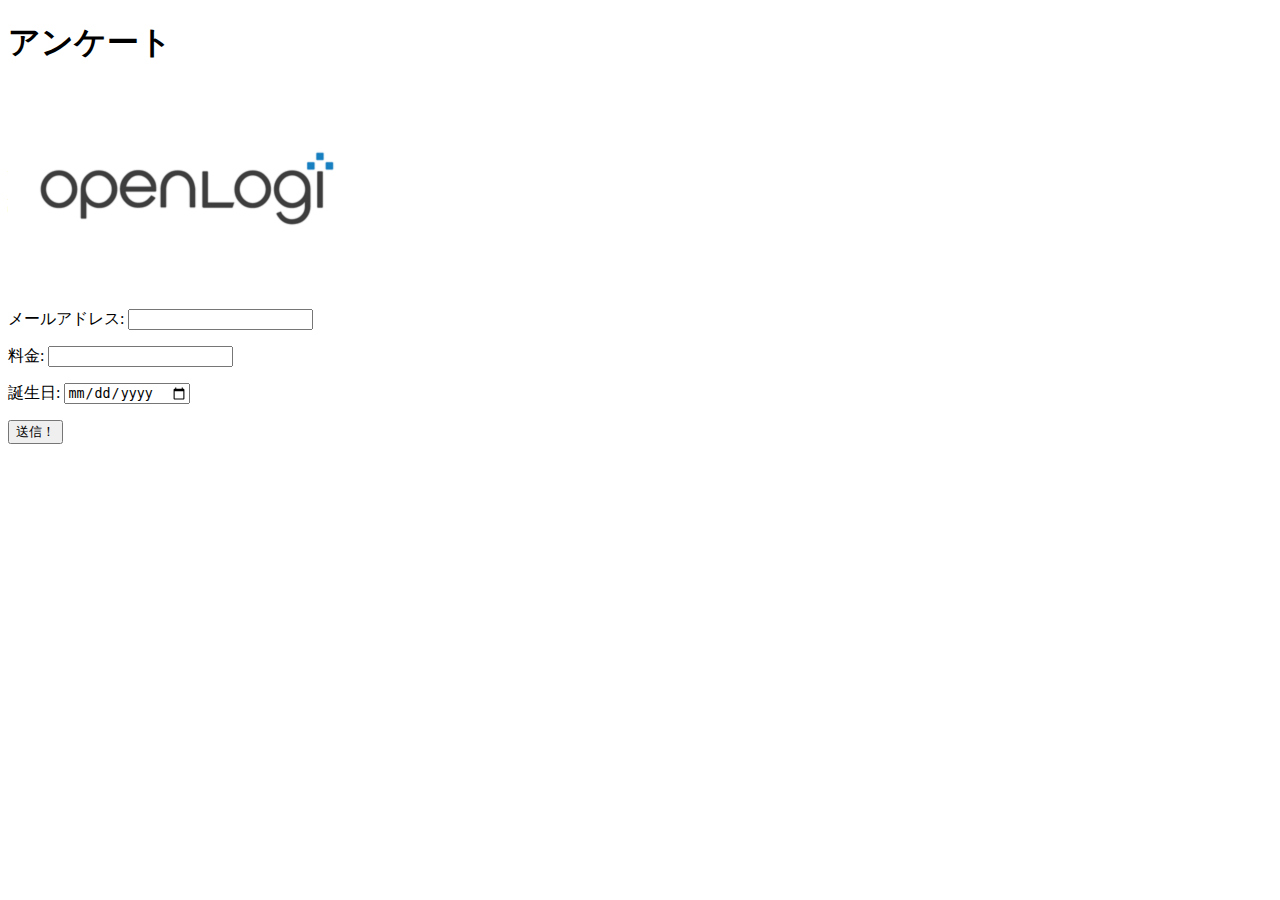
<file: ドットインストール/index.html>
<!DOCTYPE html>
<html lang="ja">
  <head>
    <meta charset="utf8">
    <title>はじめてのHTML</title>
  </head>
  <body>

<!--
input
    email
    number
    date
-->

    <article>
        <h1>アンケート</h1>
		<img src="opl_logo.svg">
        <form action="survey.php" method="post" novalidate>
            <p>メールアドレス: <input type="email" name="email" required></p>
            <p>料金: <input type="number" name="price"></p>
            <p>誕生日: <input type="date" name="birthday"></p>
            <p><input type="submit" value="送信！"></p>
        </form>
    </article>

  </body>
</html>
</file>
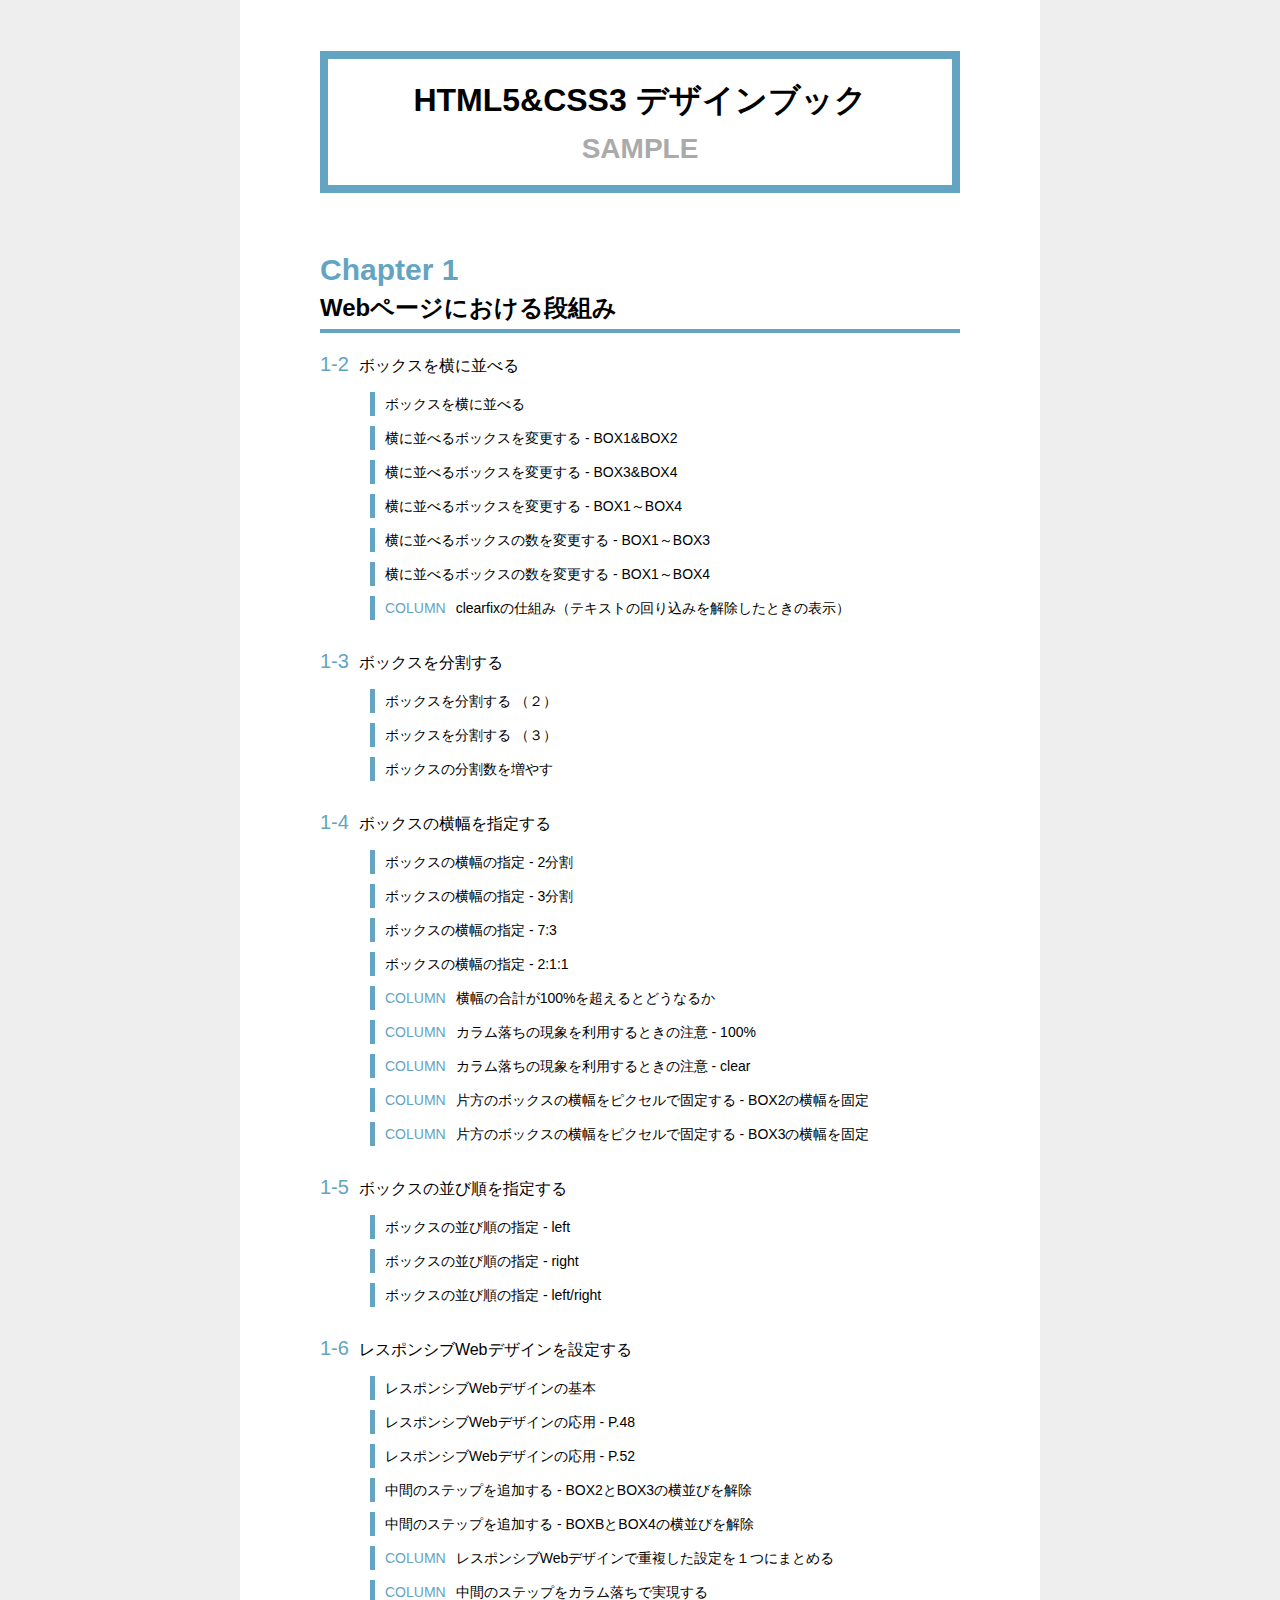
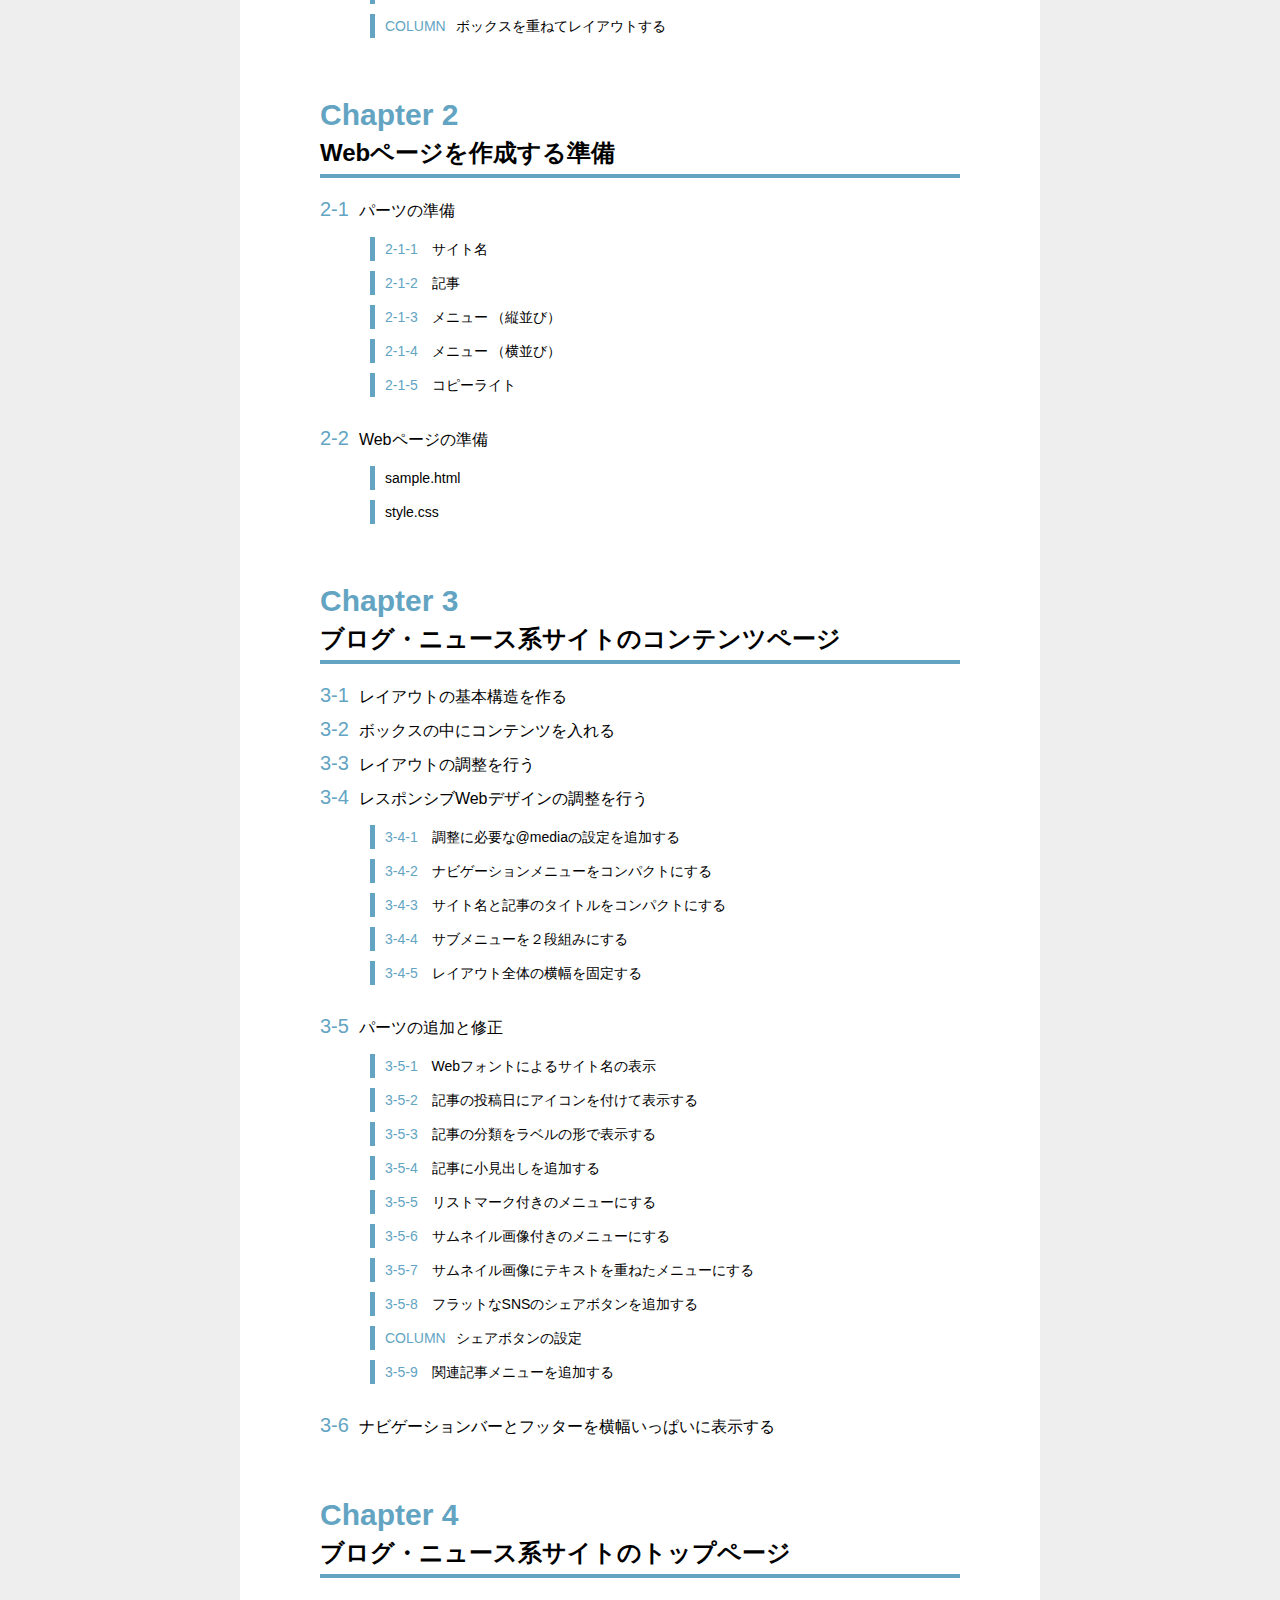
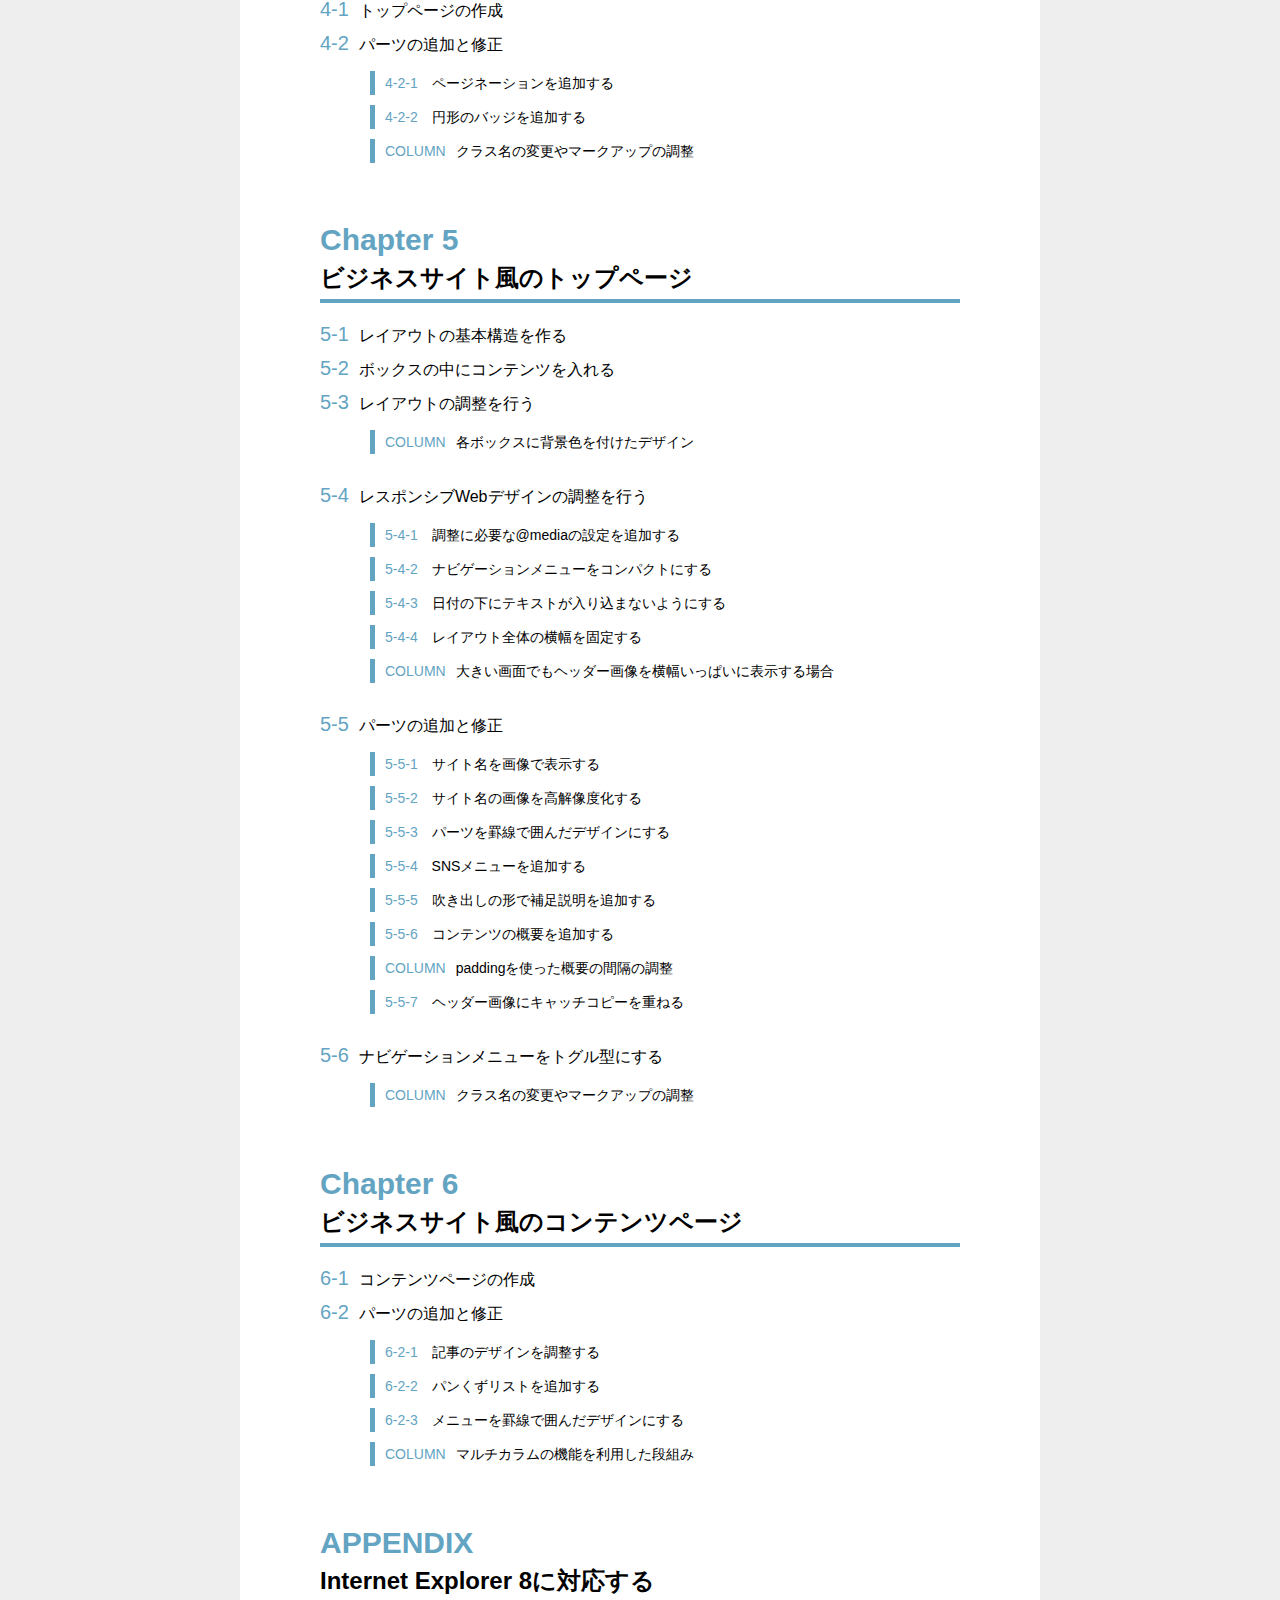
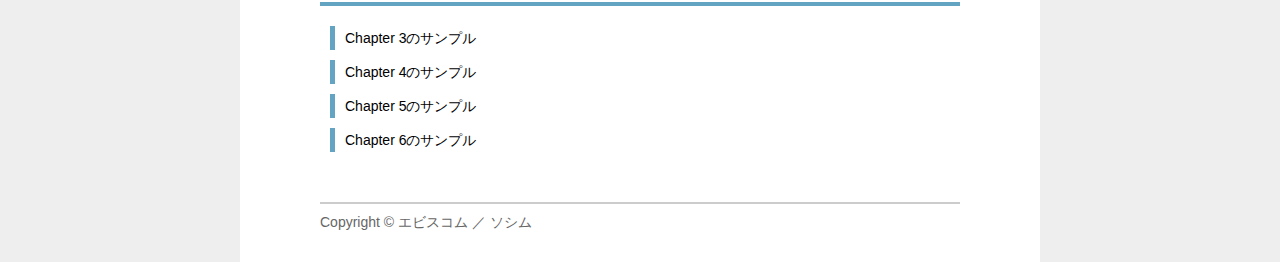
<file: projects/sample/index.html>
<!DOCTYPE html>
<html lang="ja">
<head>
<meta charset="UTF-8">
<title>HTML5&amp;CSS3 デザインブック</title>
<meta name="viewport" content="width=device-width">

<style>
body	{margin: 0;
	background-color: #eeeeee;
	font-family: 'メイリオ', 'Hiragino Kaku Gothic Pro', sans-serif}

.contents	{max-width: 640px;
	margin: 0 auto;
	background-color: #ffffff;
	padding:  30px 80px;}

h1	{margin-bottom: 40px;
	padding: 20px 10px;
	border: solid 8px #63a4c2;
	text-align: center}

h1 span	{display: block;
	margin-top: 10px;
	color: #aaaaaa;
	font-family: Arial, Helvetica, sans-serif;
	font-size: 28px}

h2	{margin-top: 60px;
	padding-bottom: 5px;
	border-bottom: solid 4px #63a4c2;}

h2 span	{display: block;
	margin-bottom: 5px;
	color: #63a4c2;
	font-family: Arial, Helvetica, sans-serif;
	font-size: 30px}

ul	{margin: 0;
	padding: 0;
	list-style: none}

li a	{display: block;
	padding: 5px;
	padding-left: 10px;
	color: #000000;
	font-size: 14px;
	text-decoration: none}

li a:hover	{background-color: #eeeeee}


ul li	{margin-top: 0;
	margin-bottom: 10px}

ul ul	{margin-top: 15px;
	margin-bottom: 30px}

ul ul li	{margin-left: 50px;
	margin-top: 0;
	border-left: solid 5px #63a4c2;
	line-height: 1}

.appendix li	{margin-left: 10px}

.num	{margin-right: 10px;
	color: #63a4c2;
	font-family: Arial, Helvetica, sans-serif}

.contents > ul > li > span.num,
.contents > ul > li > a > span.num
	{margin-right: 10px;
	font-size: 20px}

.contents > ul > li > a	{padding: 0;
	font-size: 16px}


.copyright p	{margin: 50px 0 0;
	padding-top: 10px;
	border-top: solid 2px #cccccc;
	color: #666666;
	font-size: 14px}


@media (max-width: 720px) {

.contents	{padding: 20px 25px}

}

@media (max-width: 640px) {

.contents	{padding: 10px}

ul ul li	{margin-left: 10px}

}

</style>
</head>
<body>



<div class="contents">
<h1>HTML5&amp;CSS3 デザインブック <span>SAMPLE</span></h1>

<h2><span>Chapter 1</span>Webページにおける段組み</h2>
<ul>
<li><span class="num">1-2</span><span class="title">ボックスを横に並べる</span></li><li><ul>
<li><a href="1/step1-2.html"><span>ボックスを横に並べる</span></a></li>
<li><a href="1/step1-2_pattern1.html"><span>横に並べるボックスを変更する - BOX1&amp;BOX2</span></a></li>
<li><a href="1/step1-2_pattern2.html"><span>横に並べるボックスを変更する - BOX3&amp;BOX4</span></a></li>
<li><a href="1/step1-2_pattern3.html"><span>横に並べるボックスを変更する - BOX1～BOX4</span></a></li>
<li><a href="1/step1-2_pattern4.html"><span>横に並べるボックスの数を変更する - BOX1～BOX3</span></a></li>
<li><a href="1/step1-2_pattern5.html"><span>横に並べるボックスの数を変更する - BOX1～BOX4</span></a></li>
<li><a href="1/p30.html"><span class="num">COLUMN</span><span class="title">clearfixの仕組み（テキストの回り込みを解除したときの表示）</span></a></li>
</ul></li><li><span class="num">1-3</span><span class="title">ボックスを分割する</span></li><li><ul>
<li><a href="1/step1-3_2.html"><span>ボックスを分割する （２）</span></a></li>
<li><a href="1/step1-3_3.html"><span>ボックスを分割する （３）</span></a></li>
<li><a href="1/step1-3_pattern1.html"><span>ボックスの分割数を増やす</span></a></li>
</ul></li><li><span class="num">1-4</span><span class="title">ボックスの横幅を指定する</span></li><li><ul>
<li><a href="1/step1-4_pattern1.html"><span>ボックスの横幅の指定 - 2分割</span></a></li>
<li><a href="1/step1-4_pattern2.html"><span>ボックスの横幅の指定 - 3分割</span></a></li>
<li><a href="1/step1-4_pattern3.html"><span>ボックスの横幅の指定 - 7:3</span></a></li>
<li><a href="1/step1-4_pattern4.html"><span>ボックスの横幅の指定 - 2:1:1</span></a></li>
<li><a href="1/p37.html"><span class="num">COLUMN</span><span class="title">横幅の合計が100%を超えるとどうなるか</span></a></li>
<li><a href="1/p39-1.html"><span class="num">COLUMN</span><span class="title">カラム落ちの現象を利用するときの注意 - 100%</span></a></li>
<li><a href="1/p39-2.html"><span class="num">COLUMN</span><span class="title">カラム落ちの現象を利用するときの注意 - clear</span></a></li>
<li><a href="1/p40.html"><span class="num">COLUMN</span><span class="title">片方のボックスの横幅をピクセルで固定する - BOX2の横幅を固定</span></a></li>
<li><a href="1/p42.html"><span class="num">COLUMN</span><span class="title">片方のボックスの横幅をピクセルで固定する - BOX3の横幅を固定</span></a></li>
</ul></li><li><span class="num">1-5</span><span class="title">ボックスの並び順を指定する</span></li><li><ul>
<li><a href="1/step1-5_1.html"><span>ボックスの並び順の指定 - left</span></a></li>
<li><a href="1/step1-5_2.html"><span>ボックスの並び順の指定 - right</span></a></li>
<li><a href="1/step1-5_3.html"><span>ボックスの並び順の指定 - left/right</span></a></li>
</ul></li><li><span class="num">1-6</span><span class="title">レスポンシブWebデザインを設定する</span></li><li><ul>
<li><a href="1/step1-6_p46.html"><span>レスポンシブWebデザインの基本</span></a></li>
<li><a href="1/step1-6_p48.html"><span>レスポンシブWebデザインの応用 - P.48</span></a></li>
<li><a href="1/step1-6_p52.html"><span>レスポンシブWebデザインの応用 - P.52</span></a></li>
<li><a href="1/step1-6_p53-box2-box3.html"><span>中間のステップを追加する - BOX2とBOX3の横並びを解除</span></a></li>
<li><a href="1/step1-6_p53-boxb-box4.html"><span>中間のステップを追加する - BOXBとBOX4の横並びを解除</span></a></li>
<li><a href="1/step1-6_p56.html"><span class="num">COLUMN</span><span class="title">レスポンシブWebデザインで重複した設定を１つにまとめる</span></a></li>
<li><a href="1/step1-6_p57.html"><span class="num">COLUMN</span><span class="title">中間のステップをカラム落ちで実現する</span></a></li>
<li><a href="1/p59.html"><span class="num">COLUMN</span><span class="title">ボックスを重ねてレイアウトする</span></a></li>
</ul>


</ul>
<h2><span>Chapter 2</span>Webページを作成する準備</h2>
<ul>

<li><span class="num">2-1</span><span class="title">パーツの準備</span></li><li><ul>
<li><a href="2/2-1/parts-site.html"><span class="num">2-1-1 </span><span class="title">サイト名</span></a></li>
<li><a href="2/2-1/parts-kiji.html"><span class="num">2-1-2 </span><span class="title">記事</span></a></li>
<li><a href="2/2-1/parts-menuv.html"><span class="num">2-1-3 </span><span class="title">メニュー （縦並び）</span></a></li>
<li><a href="2/2-1/parts-menuh.html"><span class="num">2-1-4 </span><span class="title">メニュー （横並び）</span></a></li>
<li><a href="2/2-1/parts-copyright.html"><span class="num">2-1-5 </span><span class="title">コピーライト</span></a></li>
</ul></li><li><span class="num">2-2</span><span class="title">Webページの準備</span></li><li><ul>
<li><a href="2/2-2/sample.html"><span>sample.html</span></a></li>
<li><a href="2/2-2/style.css"><span>style.css</span></a></li>
</ul>


</ul>
<h2><span>Chapter 3</span>ブログ・ニュース系サイトのコンテンツページ</h2>
<ul>


<li><a href="3/3-1/sample.html"><span class="num">3-1</span><span class="title">レイアウトの基本構造を作る</span></a></li><li><a href="3/3-2/sample.html"><span class="num">3-2</span><span class="title">ボックスの中にコンテンツを入れる</span></a></li><li><a href="3/3-3/sample.html"><span class="num">3-3</span><span class="title">レイアウトの調整を行う</span></a></li><li><span class="num">3-4</span><span class="title">レスポンシブWebデザインの調整を行う</span></li><li><ul>
<li><a href="3/3-4-1/sample.html"><span class="num">3-4-1 </span><span class="title">調整に必要な@mediaの設定を追加する</span></a></li>
<li><a href="3/3-4-2/sample.html"><span class="num">3-4-2 </span><span class="title">ナビゲーションメニューをコンパクトにする</span></a></li>
<li><a href="3/3-4-3/sample.html"><span class="num">3-4-3 </span><span class="title">サイト名と記事のタイトルをコンパクトにする</span></a></li>
<li><a href="3/3-4-4/sample.html"><span class="num">3-4-4 </span><span class="title">サブメニューを２段組みにする</span></a></li>
<li><a href="3/3-4-5/sample.html"><span class="num">3-4-5 </span><span class="title">レイアウト全体の横幅を固定する</span></a></li>
</ul></li><li><span class="num">3-5</span><span class="title">パーツの追加と修正</span></li><li><ul>
<li><a href="3/3-5-1/sample.html"><span class="num">3-5-1 </span><span class="title">Webフォントによるサイト名の表示</span></a></li>
<li><a href="3/3-5-2/sample.html"><span class="num">3-5-2 </span><span class="title">記事の投稿日にアイコンを付けて表示する</span></a></li>
<li><a href="3/3-5-3/sample.html"><span class="num">3-5-3 </span><span class="title">記事の分類をラベルの形で表示する</span></a></li>
<li><a href="3/3-5-4/sample.html"><span class="num">3-5-4 </span><span class="title">記事に小見出しを追加する</span></a></li>
<li><a href="3/3-5-5/sample.html"><span class="num">3-5-5 </span><span class="title">リストマーク付きのメニューにする</span></a></li>
<li><a href="3/3-5-6/sample.html"><span class="num">3-5-6 </span><span class="title">サムネイル画像付きのメニューにする</span></a></li>
<li><a href="3/3-5-7/sample.html"><span class="num">3-5-7 </span><span class="title">サムネイル画像にテキストを重ねたメニューにする</span></a></li>
<li><a href="3/3-5-8/sample.html"><span class="num">3-5-8 </span><span class="title">フラットなSNSのシェアボタンを追加する</span></a></li>
<li><a href="3/3-5-8/sample-share.html"><span class="num">COLUMN</span><span class="title">シェアボタンの設定</span></a></li>
<li><a href="3/3-5-9/sample.html"><span class="num">3-5-9 </span><span class="title">関連記事メニューを追加する</span></a></li>
</ul>
</li>
<li><a href="3/3-6/sample.html"><span class="num">3-6</span><span class="title">ナビゲーションバーとフッターを横幅いっぱいに表示する</span></a></li>


</ul>
<h2><span>Chapter 4</span>ブログ・ニュース系サイトのトップページ</h2>
<ul>

<li><a href="4/4-1/top.html"><span class="num">4-1</span><span class="title">トップページの作成</span></a></li><li><span class="num">4-2</span><span class="title">パーツの追加と修正</span></li><li><ul>
<li><a href="4/4-2-1/top.html"><span class="num">4-2-1 </span><span class="title">ページネーションを追加する</span></a></li>
<li><a href="4/4-2-2/top.html"><span class="num">4-2-2 </span><span class="title">円形のバッジを追加する</span></a></li>
<li><a href="4/p196/top.html"><span class="num">COLUMN</span><span class="title">クラス名の変更やマークアップの調整</span></a></li>
</ul>


</ul>
<h2><span>Chapter 5</span>ビジネスサイト風のトップページ</h2>
<ul>


<li><a href="5/5-1/sample.html"><span class="num">5-1</span><span class="title">レイアウトの基本構造を作る</span></a></li><li><a href="5/5-2/sample.html"><span class="num">5-2</span><span class="title">ボックスの中にコンテンツを入れる</span></a></li><li><a href="5/5-3/sample.html"><span class="num">5-3</span><span class="title">レイアウトの調整を行う</span></a></li><li><ul>
<li><a href="5/p219/sample.html"><span class="num">COLUMN</span><span class="title">各ボックスに背景色を付けたデザイン</span></a></li>
</ul></li><li><span class="num">5-4</span><span class="title">レスポンシブWebデザインの調整を行う</span></li><li><ul>
<li><a href="5/5-4-1/sample.html"><span class="num">5-4-1 </span><span class="title">調整に必要な@mediaの設定を追加する</span></a></li>
<li><a href="5/5-4-2/sample.html"><span class="num">5-4-2 </span><span class="title">ナビゲーションメニューをコンパクトにする</span></a></li>
<li><a href="5/5-4-3/sample.html"><span class="num">5-4-3 </span><span class="title">日付の下にテキストが入り込まないようにする</span></a></li>
<li><a href="5/5-4-4/sample.html"><span class="num">5-4-4 </span><span class="title">レイアウト全体の横幅を固定する</span></a></li>
<li><a href="5/p231/sample.html"><span class="num">COLUMN</span><span class="title">大きい画面でもヘッダー画像を横幅いっぱいに表示する場合</span></a></li>
</ul></li><li><span class="num">5-5</span><span class="title">パーツの追加と修正</span></li><li><ul>
<li><a href="5/5-5-1/sample.html"><span class="num">5-5-1 </span><span class="title">サイト名を画像で表示する</span></a></li>
<li><a href="5/5-5-2/sample.html"><span class="num">5-5-2 </span><span class="title">サイト名の画像を高解像度化する</span></a></li>
<li><a href="5/5-5-3/sample.html"><span class="num">5-5-3 </span><span class="title">パーツを罫線で囲んだデザインにする</span></a></li>
<li><a href="5/5-5-4/sample.html"><span class="num">5-5-4 </span><span class="title">SNSメニューを追加する</span></a></li>
<li><a href="5/5-5-5/sample.html"><span class="num">5-5-5 </span><span class="title">吹き出しの形で補足説明を追加する</span></a></li>
<li><a href="5/5-5-6/sample.html"><span class="num">5-5-6 </span><span class="title">コンテンツの概要を追加する</span></a></li>
<li><a href="5/p263/sample.html"><span class="num">COLUMN</span><span class="title">paddingを使った概要の間隔の調整</span></a></li>
<li><a href="5/5-5-7/sample.html"><span class="num">5-5-7 </span><span class="title">ヘッダー画像にキャッチコピーを重ねる</span></a></li>
</ul></li><li><a href="5/5-6/sample.html"><span class="num">5-6</span><span class="title">ナビゲーションメニューをトグル型にする</span></a></li><li><ul>
<li><a href="5/p282/sample.html"><span class="num">COLUMN</span><span class="title">クラス名の変更やマークアップの調整</span></a></li>
</ul>



</ul>
<h2><span>Chapter 6</span>ビジネスサイト風のコンテンツページ</h2>
<ul>


<li><a href="6/6-1/contents.html"><span class="num">6-1</span><span class="title">コンテンツページの作成</span></a></li><li><span class="num">6-2</span><span class="title">パーツの追加と修正</span></li><li><ul>
<li><a href="6/6-2-1/contents.html"><span class="num">6-2-1 </span><span class="title">記事のデザインを調整する</span></a></li>
<li><a href="6/6-2-2/contents.html"><span class="num">6-2-2 </span><span class="title">パンくずリストを追加する</span></a></li>
<li><a href="6/6-2-3/contents.html"><span class="num">6-2-3 </span><span class="title">メニューを罫線で囲んだデザインにする</span></a></li>
<li><a href="6/p311/contents.html"><span class="num">COLUMN</span><span class="title">マルチカラムの機能を利用した段組み</span></a></li>
</ul>



</ul>
<h2><span>APPENDIX</span>Internet Explorer 8に対応する</h2>
<ul><li>
<ul class="appendix">
<li><a href="3/3-6/sample-ie8.html"><span>Chapter 3のサンプル</span></a></li>
<li><a href="4/4-2-2/top-ie8.html"><span>Chapter 4のサンプル</span></a></li>
<li><a href="5/5-6/sample-ie8.html"><span>Chapter 5のサンプル</span></a></li>
<li><a href="6/6-2-3/contents-ie8.html"><span>Chapter 6のサンプル</span></a></li>
</ul>
</li></ul>


<div class="copyright">
<p>Copyright &copy; エビスコム ／ ソシム</p>
</div>

</div>
</file>
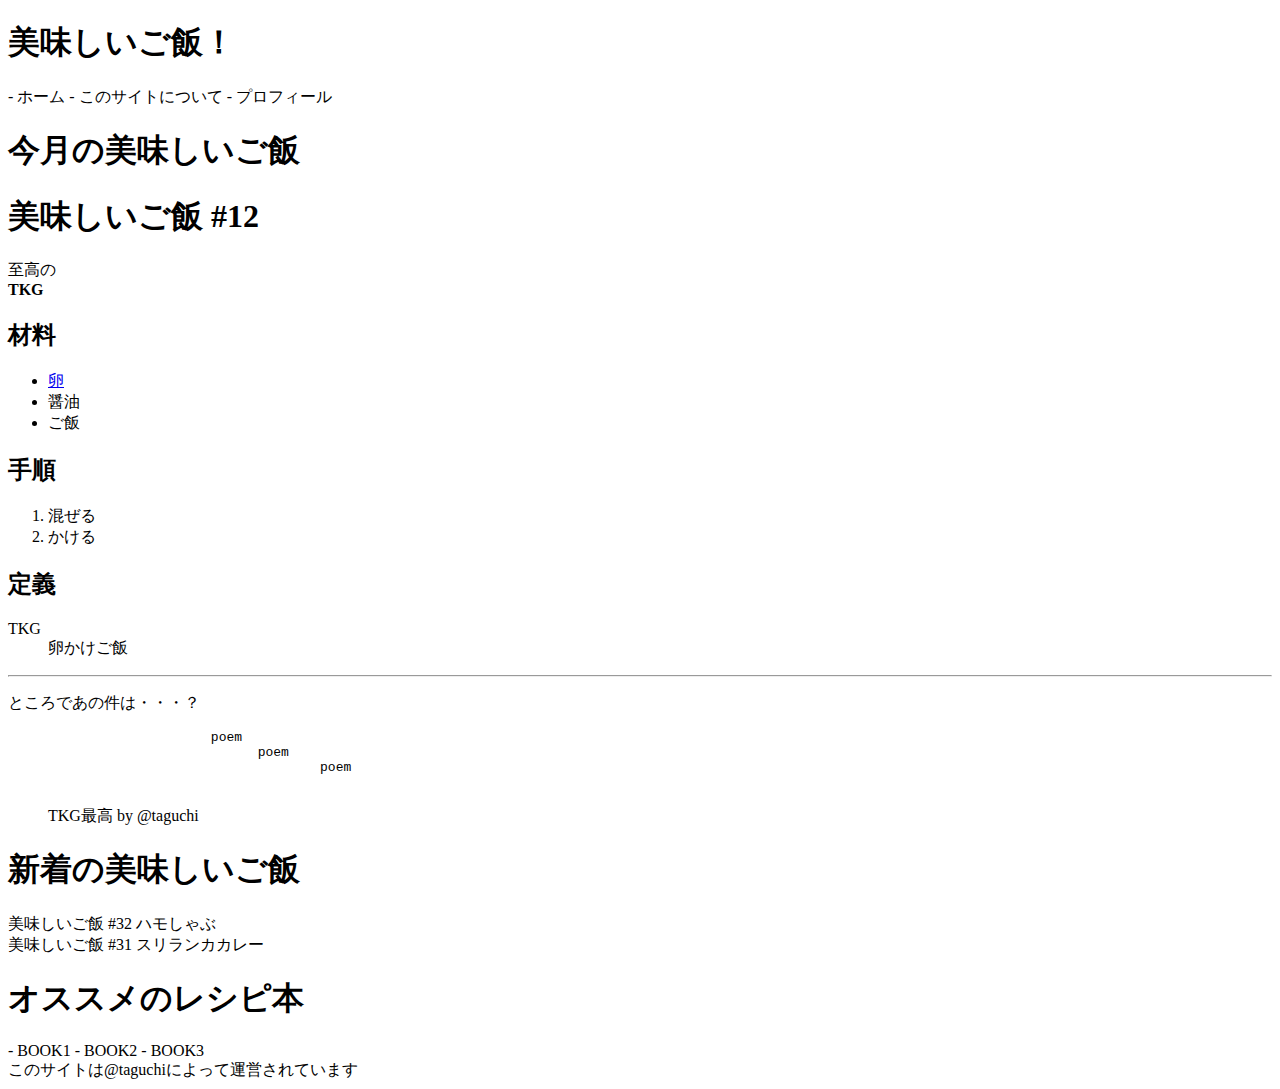
<file: ドットインストール/more.html>
<!DOCTYPE html>
<html lang="ja">
  <head>
    <meta charset="utf8">
    <title>はじめてのHTML</title>
  </head>
  <body>
	  <header>
	  <h1>美味しいご飯！</h1>
		  <nav>
			  - ホーム
			  - このサイトについて
			  - プロフィール
		  </nav>
	  </header>
	  <section>
		  <h1>今月の美味しいご飯</h1>
		  <article>
			  <h1>美味しいご飯 #12</h1>
				  <p>至高の<br><strong>TKG</strong></p>
				  <h2>材料</h2>
				  <ul>
					  <li><a href="more.html">卵</a></li>
					  <li>醤油</li>
					  <li>ご飯</li>
				  </ul>
				  <h2>手順</h2>
				  <ol>
					  <li>混ぜる</li>
					  <li>かける</li>
				  </ol>
				  <h2>定義</h2>
				  <dl>
					  <dt>TKG</dt>
					  <dd>卵かけご飯</dd>
				  </dl>
				  <hr>
				  <p>ところであの件は・・・？</p>
			  <pre>
			  poem
			  	poem
					poem
			  </pre>
			  <blockquote>
			  TKG最高 by @taguchi
			  </blockquote>
		  </article>
	  </section>
	  <section>
		  <h1>新着の美味しいご飯</h1>
		  <article>
	  		美味しいご飯 #32
	  		ハモしゃぶ
		  </article>
	  		美味しいご飯 #31
	  		スリランカカレー
	  </section>
	  <aside>
	  <h1>オススメのレシピ本</h1>
	  - BOOK1
	  - BOOK2
	  - BOOK3
	  </aside>
	  <footer>
	  このサイトは@taguchiによって運営されています</footer>
  </body>
</html>
</file>
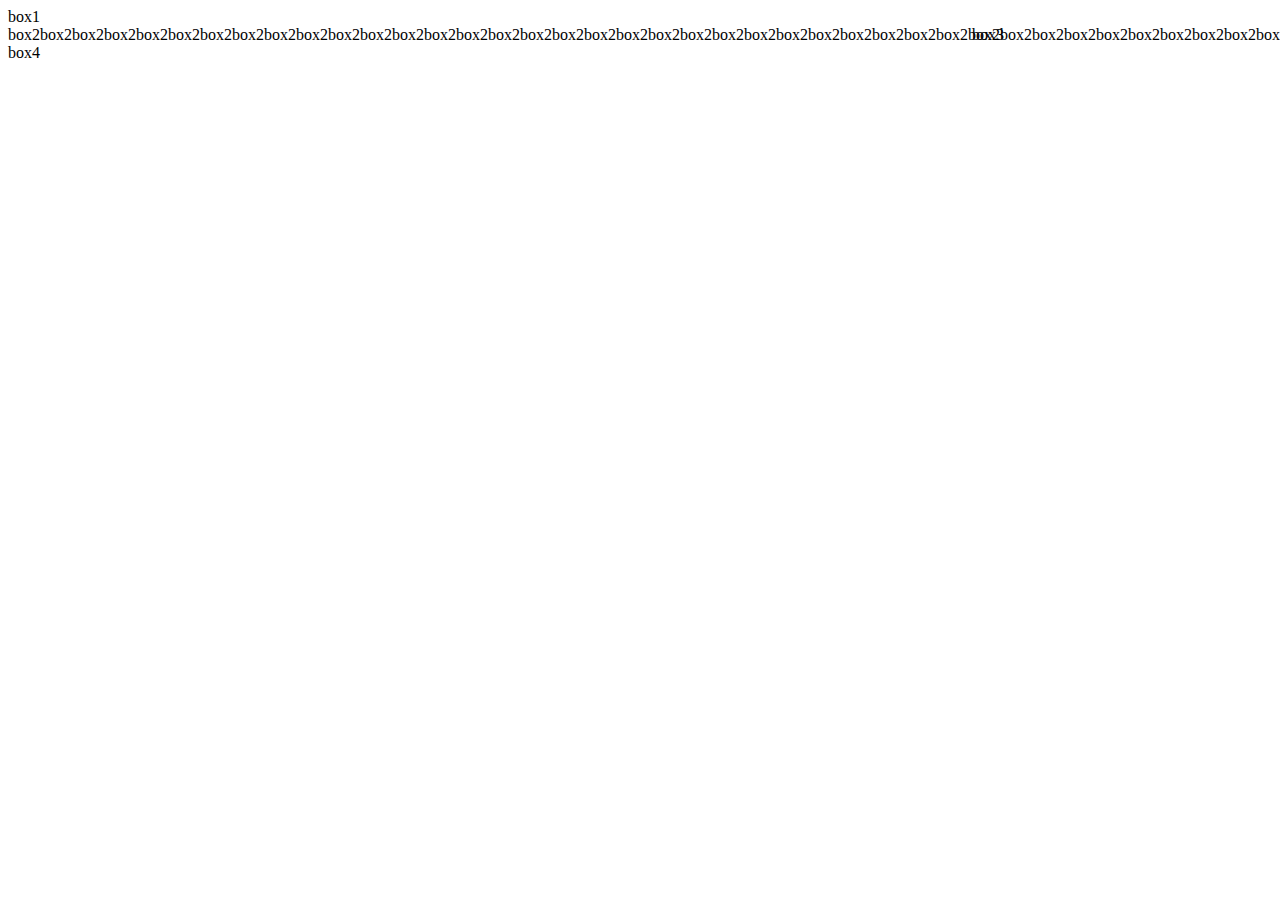
<file: projects/1/study_1-2.html>
<!doctype html>
<html>
<head>
<meta charset="UTF-8">
<title>study_1-2</title>

	  </head>
<link rel="stylesheet" href="study_1-2.css">
<body>
		<div class="box1">
			box1
		</div>
		<div class="boxA">

			<div class="box2">
				[base64]
			</div>
			<div class="box3">
				box3
			</div>
		</div>
	<div class="box4">
		box4
	</div>
</body>
</html>
</file>
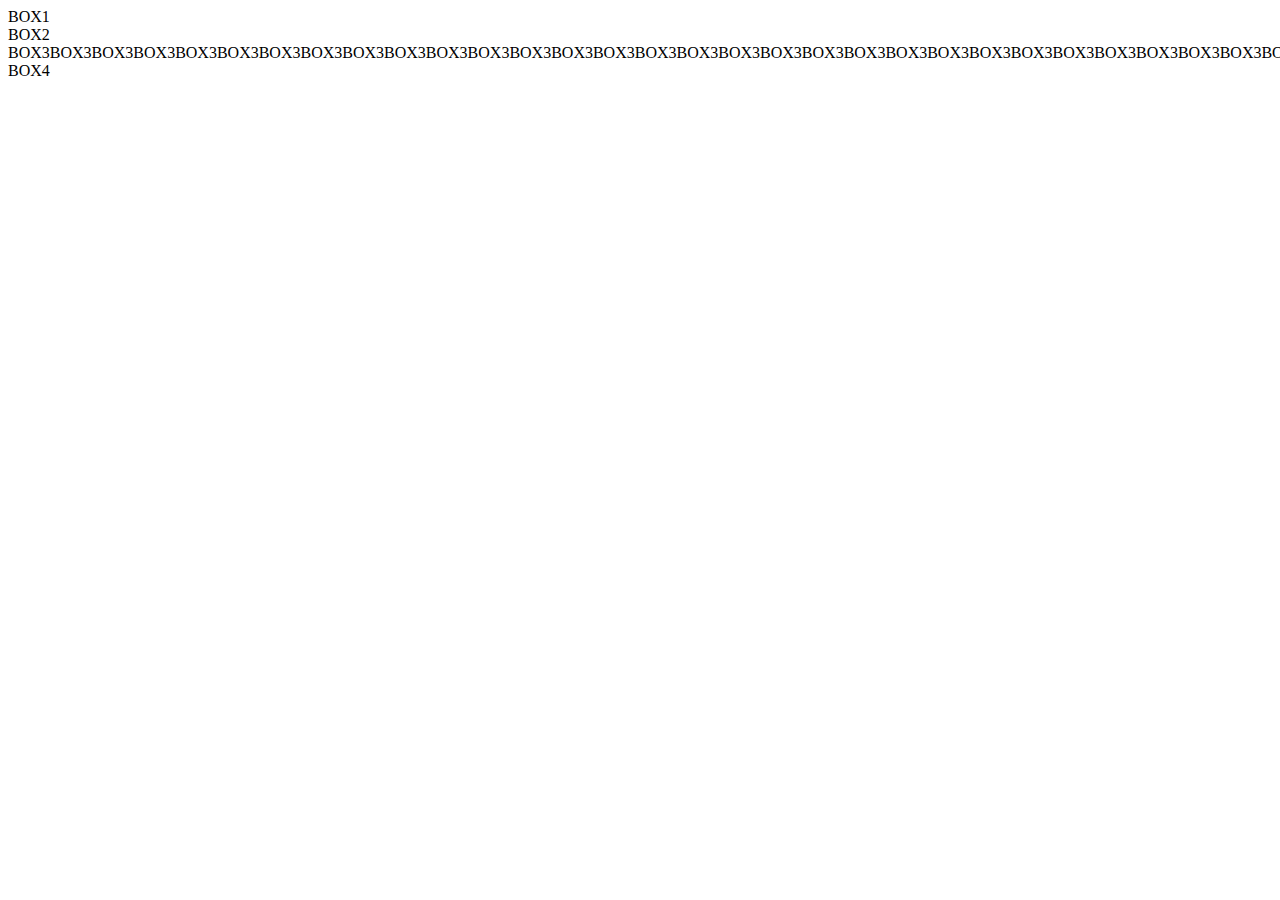
<file: projects/1/study_1-4.html>
<!doctype html>
<html>
<head>
<meta charset="UTF-8">
<title>study_1-4</title>

	  </head>
<link rel="stylesheet" href="study_1-4.css">
<body>
	<div class="box1">
	BOX1
	</div>
	<div class="boxA">
		<div class="box2">BOX2
		</div>
		<div class="box3">		BOX3BOX3BOX3BOX3BOX3BOX3BOX3BOX3BOX3BOX3BOX3BOX3BOX3BOX3BOX3BOX3BOX3BOX3BOX3BOX3BOX3BOX3BOX3BOX3BOX3BOX3BOX3BOX3BOX3BOX3BOX3BOX3
		</div>
	</div>
	<div class="box4">
	BOX4
	</div>
</body>
</html>
</file>
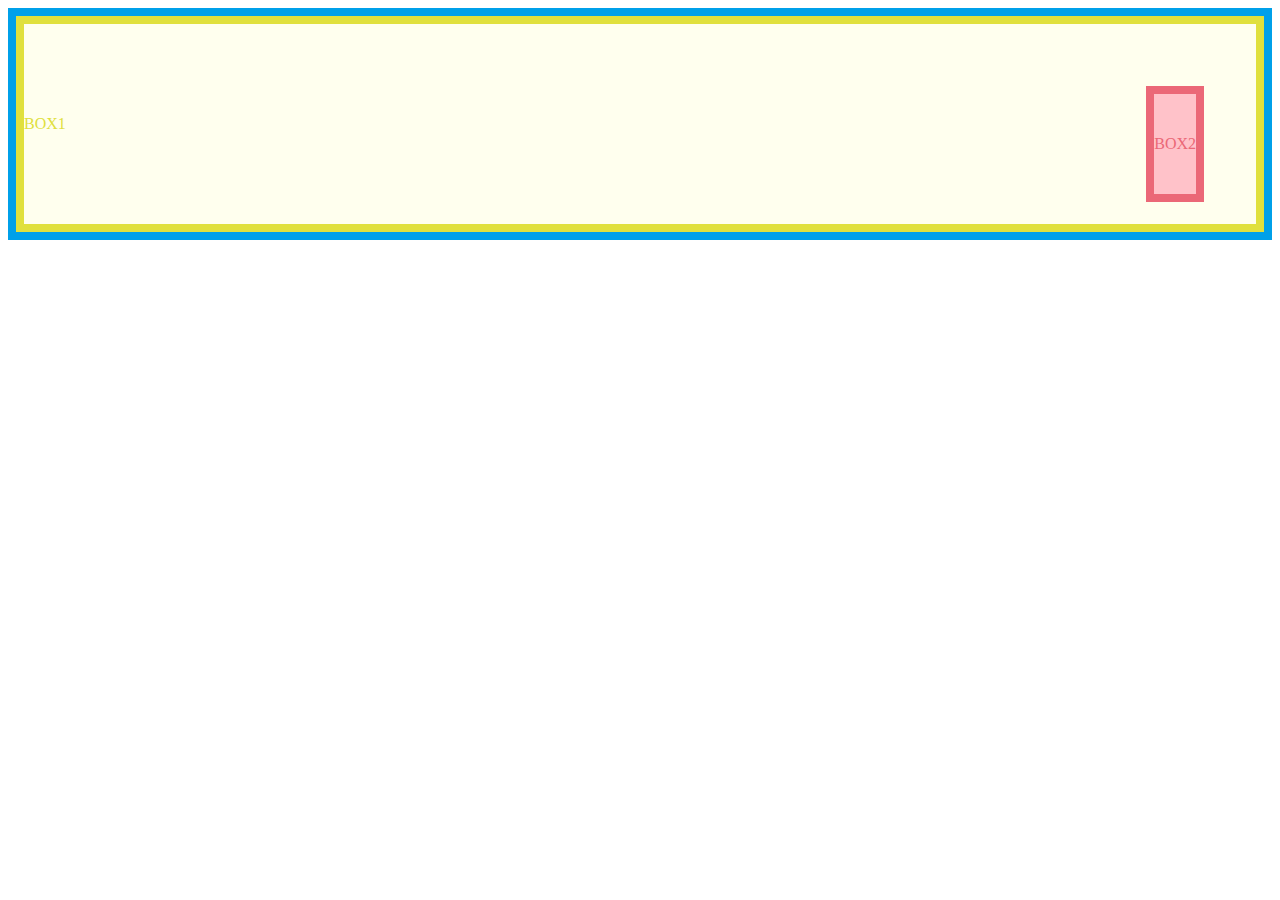
<file: projects/1/study_1-6-2.html>
<!doctype html>
<html>
<head>
<meta charset="UTF-8">
<title>study_1-6-2</title>
<link rel="stylesheet" href="study_1-6-2.css">
</head>
<body>
		<div class="boxA">
			<div class="box1">BOX1</div>
			<div class="box2">BOX2</div>
		</div>
</body>
</html>
</file>
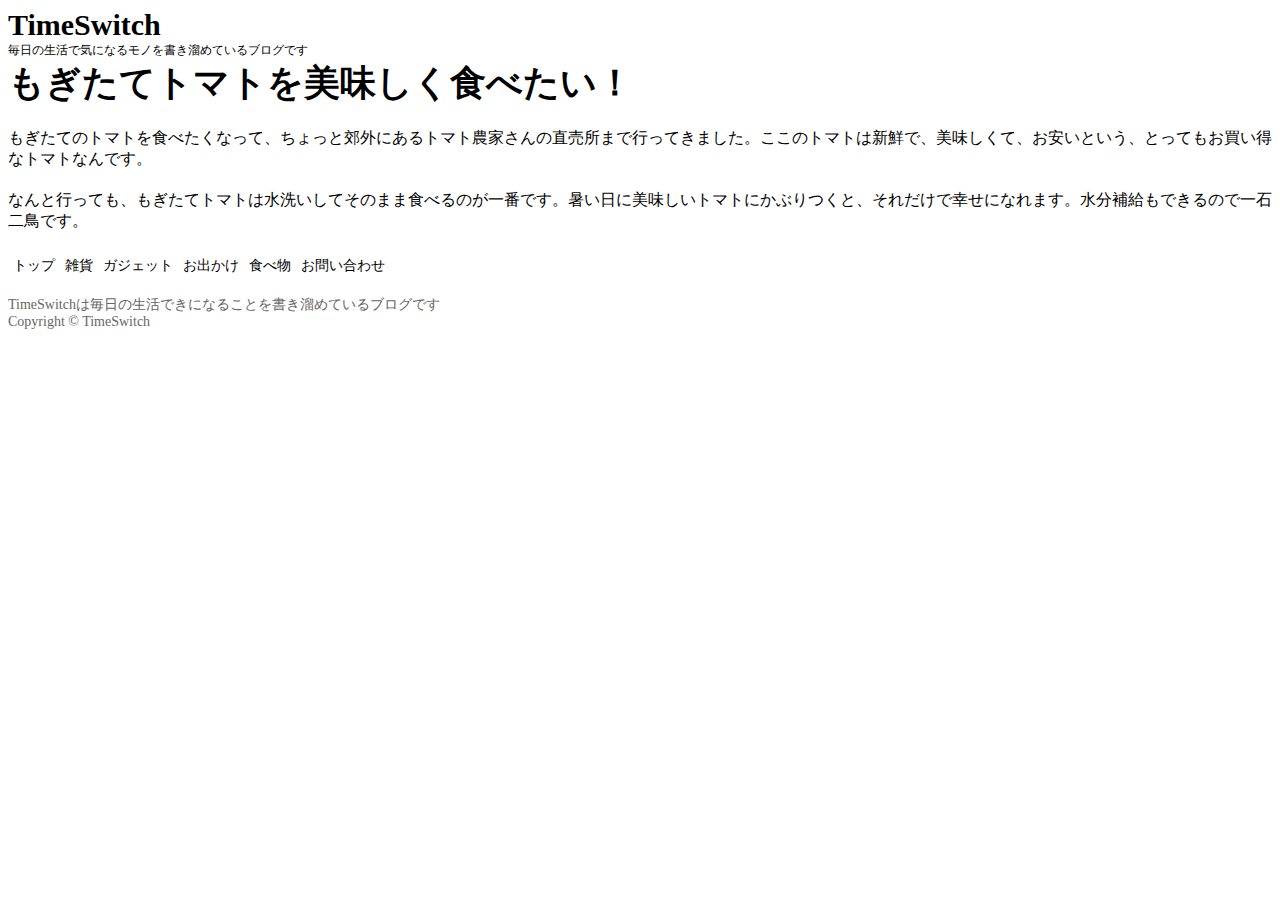
<file: projects/2/study_2-1.html>
<!doctype html>
<html>
<head>
<meta charset="UTF-8">
<title>study_2-1</title>
<link rel="stylesheet" href="study_2-1.css">
</head>
<body>
	<div class="site">
		<h1><a href="#">TimeSwitch</a></h1>
		<p>毎日の生活で気になるモノを書き溜めているブログです</p>
	</div>
	<div class="kiji">
		<h1>もぎたてトマトを美味しく食べたい！</h1>
		<p>もぎたてのトマトを食べたくなって、ちょっと郊外にあるトマト農家さんの直売所まで行ってきました。ここのトマトは新鮮で、美味しくて、お安いという、とってもお買い得なトマトなんです。</p>
		<p>なんと行っても、もぎたてトマトは水洗いしてそのまま食べるのが一番です。暑い日に美味しいトマトにかぶりつくと、それだけで幸せになれます。水分補給もできるので一石二鳥です。</p>	
	</div>
	<div class="menu">
		<ul>
			<li><a href="#">トップ</a></li>
			<li><a href="#">雑貨</a></li>
			<li><a href="#">ガジェット</a></li>
			<li><a href="#">お出かけ</a></li>
			<li><a href="#">食べ物</a></li>
			<li><a href="#">お問い合わせ</a></li>
		</ul>
	</div>
	<div class="copyright">
		<p>TimeSwitchは毎日の生活できになることを書き溜めているブログです</p>
		<p>Copyright &copy; TimeSwitch</p>
	</div>
</body>
</html>
</file>
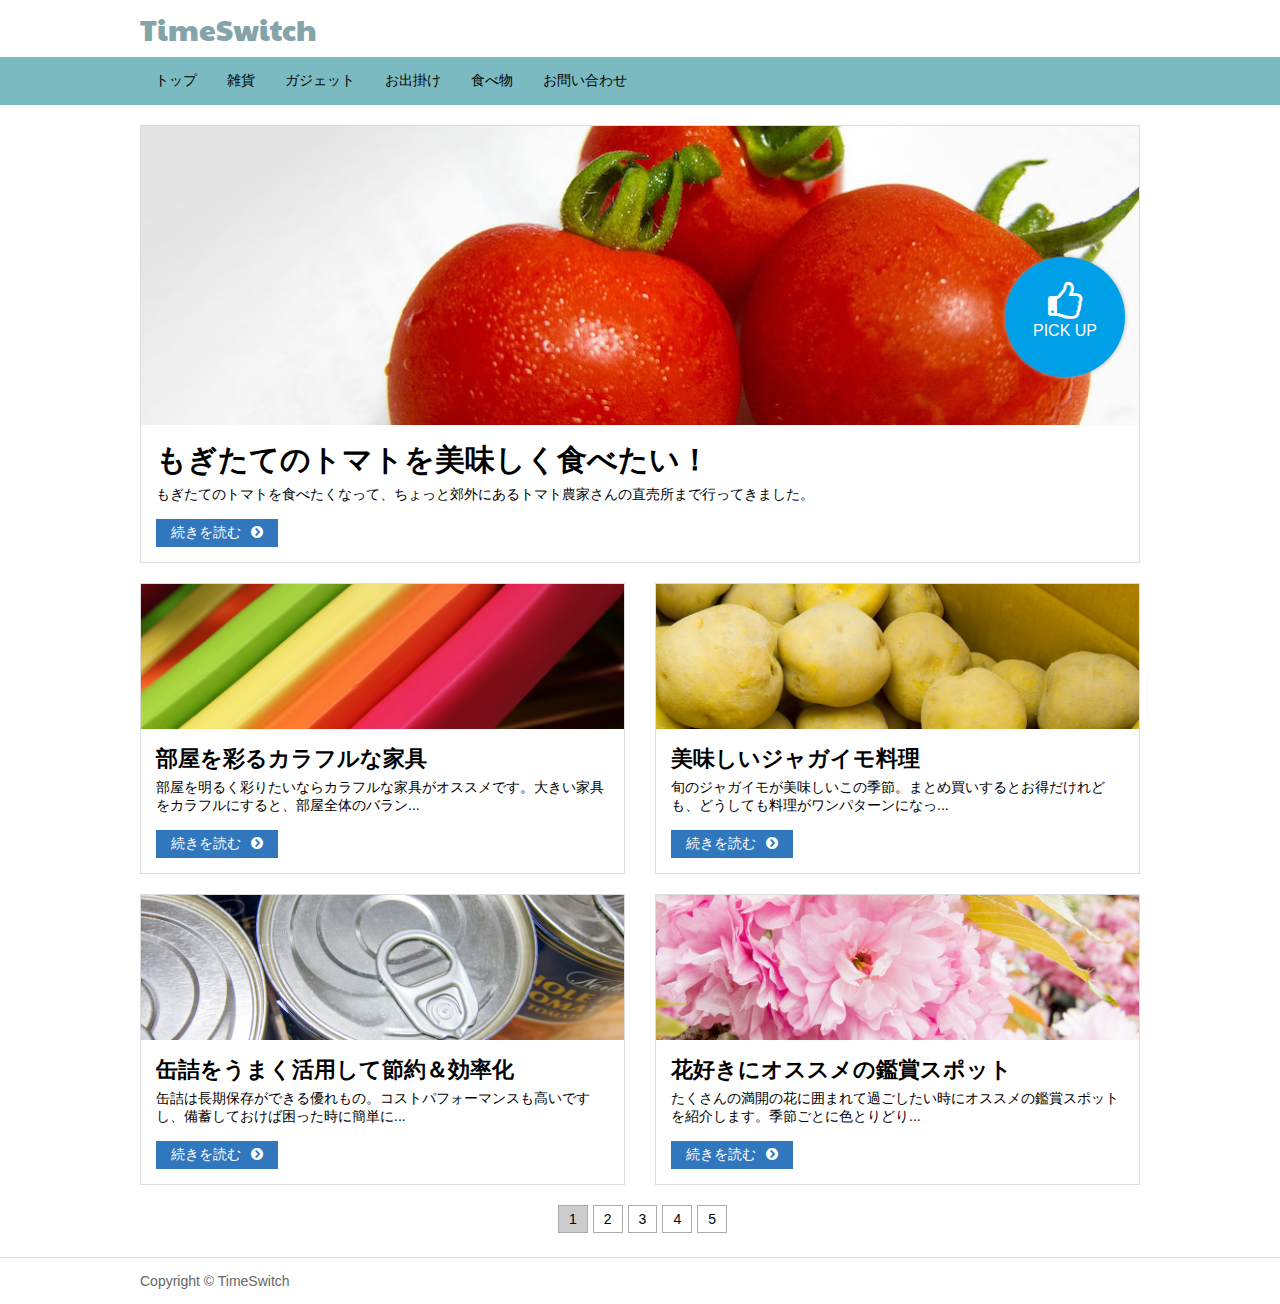
<file: projects/4/top.html>
<!DOCTYPE html>
<html lang="ja">
<head>
<meta charset="UTF-8">
<title>サンプル</title>
<meta name="viewport" content="width=device-width">

<link href='http://fonts.googleapis.com/css?family=Paytone+One' rel='stylesheet' type='text/css'>

<link href="http://netdna.bootstrapcdn.com/font-awesome/4.2.0/css/font-awesome.css" rel="stylesheet">

<link rel="stylesheet" href="style.css">
</head>
<body class="top">


<div class="box1">
	<div class="site">
	<h1><a href="#">TimeSwitch</a></h1>
	</div>
</div>

<div class="box2">
<div class="box2-inner">
	<nav class="menu">
	<ul>
	<li><a href="#">トップ</a></li>
	<li><a href="#">雑貨</a></li>
	<li><a href="#">ガジェット</a></li>
	<li><a href="#">お出掛け</a></li>
	<li><a href="#">食べ物</a></li>
	<li><a href="#">お問い合わせ</a></li>
	</ul>
	</nav>
</div>
</div>

<div class="boxA">
	<article class="gaiyou pickup">
		<a href="#">
			<div class="badge"><i class="fa fa-thumbs-o-up"></i>PICK UP</div>
		<img src="img/4-1/img/tomato-top.jpg" alt="">
		<h1>もぎたてのトマトを美味しく食べたい！</h1>
		<p>もぎたてのトマトを食べたくなって、ちょっと郊外にあるトマト農家さんの直売所まで行ってきました。</p>
		<p class="more">続きを読む<i class="fa fa-chevron-circle-right"></i></p>
		</a>
	</article>
	<div class="boxA-1">
	<article class="gaiyou">
		<a href="#">
		<img src="img/4-1/img/color-top.jpg" alt="">
		<h1>部屋を彩るカラフルな家具</h1>
		<p>部屋を明るく彩りたいならカラフルな家具がオススメです。大きい家具をカラフルにすると、部屋全体のバラン...</p>
		<p class="more">続きを読む<i class="fa fa-chevron-circle-right"></i></p></a>
	</article>
		
	<article class="gaiyou">
		<a href="#">
		<img src="img/4-1/img/imo-top.jpg" alt="">
		<h1>美味しいジャガイモ料理</h1>
		<p>旬のジャガイモが美味しいこの季節。まとめ買いするとお得だけれども、どうしても料理がワンパターンになっ...</p>
		<p class="more">続きを読む<i class="fa fa-chevron-circle-right"></i></p></a>
	</article>

	<article class="gaiyou">
		<a href="#">
		<img src="img/4-1/img/can-top.jpg" alt="">
		<h1>缶詰をうまく活用して節約＆効率化</h1>
		<p>缶詰は長期保存ができる優れもの。コストパフォーマンスも高いですし、備蓄しておけば困った時に簡単に...</p>
		<p class="more">続きを読む<i class="fa fa-chevron-circle-right"></i></p></a>
	</article>
		
	<article class="gaiyou">
		<a href="#">
		<img src="img/4-1/img/sakura-top.jpg" alt="">
		<h1>花好きにオススメの鑑賞スポット</h1>
		<p>たくさんの満開の花に囲まれて過ごしたい時にオススメの鑑賞スポットを紹介します。季節ごとに色とりどり...</p>
		<p class="more">続きを読む<i class="fa fa-chevron-circle-right"></i></p></a>
	</article>
	</div>
	<div class="pagenation">
		<ul>
			<li><a href="#" class="active">1</a></li>
			<li><a href="#">2</a></li>
			<li><a href="#">3</a></li>
			<li><a href="#">4</a></li>
			<li><a href="#">5</a></li>
		</ul>
	</div>
</div>

<div class="box5">
<div class="box5-inner">
	<div class="copyright">
	<p>Copyright &copy; TimeSwitch</p>
	</div>
</div>
</div>


</body>
</html>
</file>
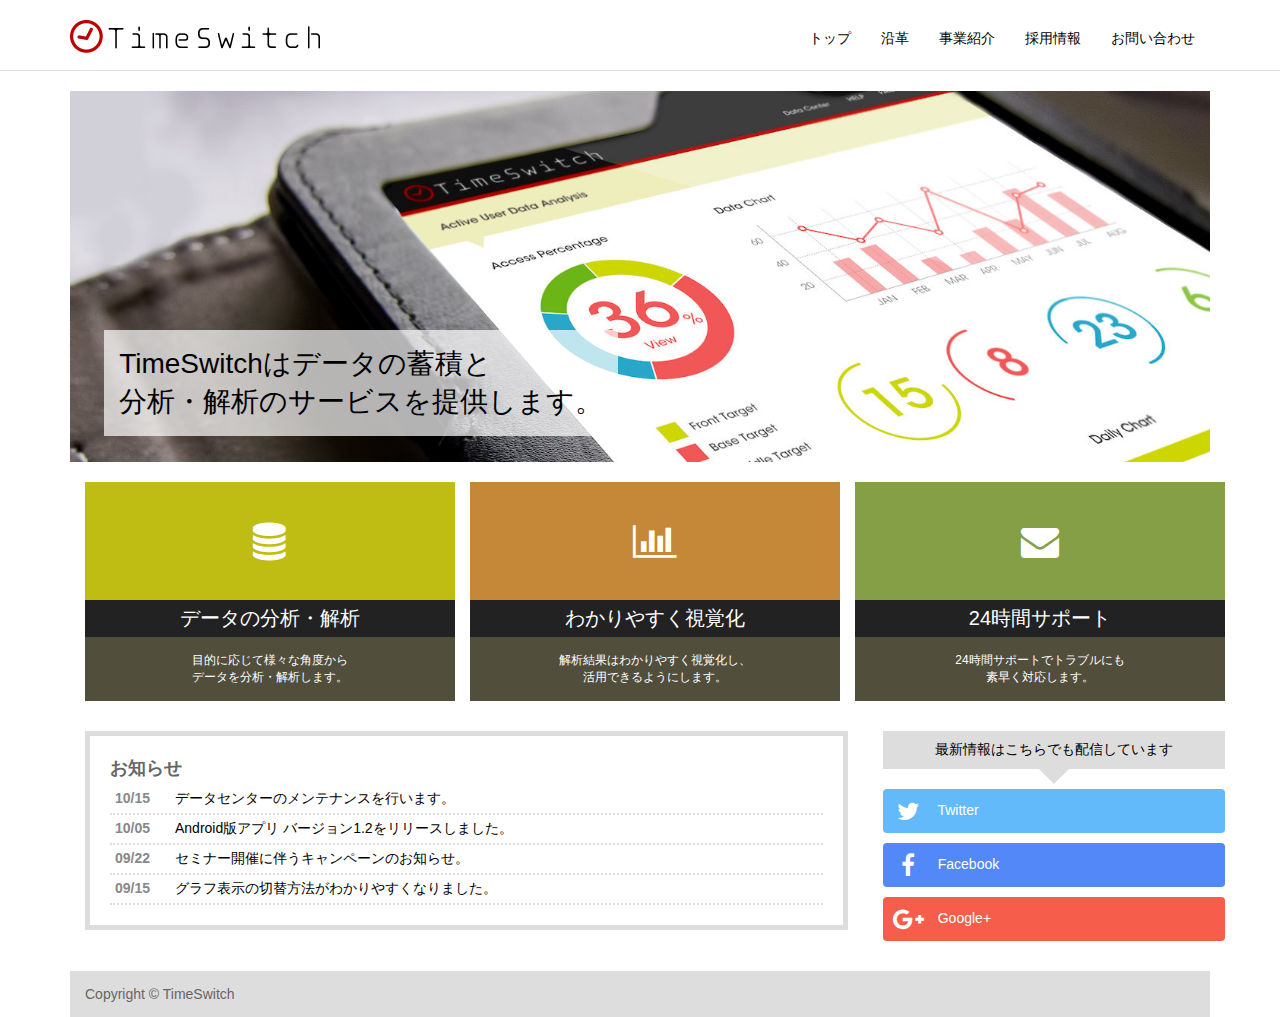
<file: projects/5/sample.html>
<!DOCTYPE html>
<html lang="ja">
<head>
<meta charset="UTF-8">
<title>サンプル</title>
<meta name="viewport" content="width=device-width">
<link href="http://netdna.bootstrapcdn.com/font-awesome/4.2.0/css/font-awesome.css" rel="stylesheet">
<link rel="stylesheet" href="style.css">
<script src="http://code.jquery.com/jquery-1.11.1.min.js"></script>
<script>
$(function(){

	$("#menubtn").click(function(){
		$("#menu").slideToggle();
	});

});
</script>
</head>
<body>

<div class="boxA">
<div class="boxA-inner">
<div class="box1">
	<div class="site">
	<h1><a href="#"><img src="img/logo-large.png" alt="TimeSwitch" width="250" height="33"></a></h1>
	</div>
</div>

<div class="box2">
	<button type="button" id="menubtn">
		<i class="fa fa-bars"></i>
		<span>MENU</span>
	</button>
	<nav class="menu" id="menu">
	<ul>
	<li><a href="#">トップ</a></li>
	<li><a href="#">沿革</a></li>
	<li><a href="#">事業紹介</a></li>
	<li><a href="#">採用情報</a></li>
	<li><a href="#">お問い合わせ</a></li>
	</ul>
	</nav>
</div>
</div>
</div>


<div class="box3">
	<div class="top">
		<img src="img/header.jpg" alt="" class="topimg">
		<p class="catch">TimeSwitchはデータの蓄積と<br>分析・解析のサービスを提供します。</p>
	</div>
<div class="box6">
		<div class="box6-1">
			<div class="gaiyou">
				<a href="#">
					<i class="fa fa-database"></i>
				<h1>データの分析・解析</h1>
				<p>目的に応じて様々な角度から<br>データを分析・解析します。</p>
				</a>
			</div>
		</div>
		<div class="box6-2">
			<div class="gaiyou">
				<a href="#">
					<i class="fa fa-bar-chart-o"></i>
				<h1>わかりやすく視覚化</h1>
				<p>解析結果はわかりやすく視覚化し、<br>活用できるようにします。</p>
				</a>
			</div>
		</div>
		<div class="box6-3">
			<div class="gaiyou">
				<a href="#">
					<i class="fa fa-envelope"></i>
				<h1>24時間サポート</h1>
				<p>24時間サポートでトラブルにも<br>素早く対応します。</p>
				</a>
			</div>
		</div>
</div>

<div class="box4">
<div class="box4-1">
	<div class="news">
	<h1>お知らせ</h1>
	<ul>
	<li><a href="#">
		<time datetime="2014-10-15">10/15</time>
		<div class="text">データセンターのメンテナンスを行います。</div>
	</a></li>
	<li><a href="#">
		<time datetime="2014-10-05">10/05</time>
		<div class="text">Android版アプリ バージョン1.2をリリースしました。</div>
	</a></li>
	<li><a href="#">
		<time datetime="2014-09-22">09/22</time>
		<div class="text">セミナー開催に伴うキャンペーンのお知らせ。</div>
	</a></li>
	<li><a href="#">
		<time datetime="2014-09-15">09/15</time>
		<div class="text">グラフ表示の切替方法がわかりやすくなりました。</div>
	</a></li>
	</ul>
	</div>
</div>
<div class="box4-2">
	<div class="follow">
		<p class="follow-info">最新情報はこちらでも配信しています</p>
	<ul>
	<li><a href="#" class="follow-tw">
		<i class="fa fa-fw fa-twitter"></i>
		Twitter
	</a></li>
	<li><a href="#" class="follow-fb">
		<i class="fa fa-fw fa-facebook"></i>
		Facebook
	</a></li>
	<li><a href="#" class="follow-gp">
		<i class="fa fa-fw fa-google-plus"></i>
		Google+
	</a></li>
	</ul>
	</div>
</div>
</div>

<div class="box5">
<div class="box5-inner">
	<div class="copyright">
	<p>Copyright &copy; TimeSwitch</p>
	</div>
</div>
</div>


</body>
</html>
</file>
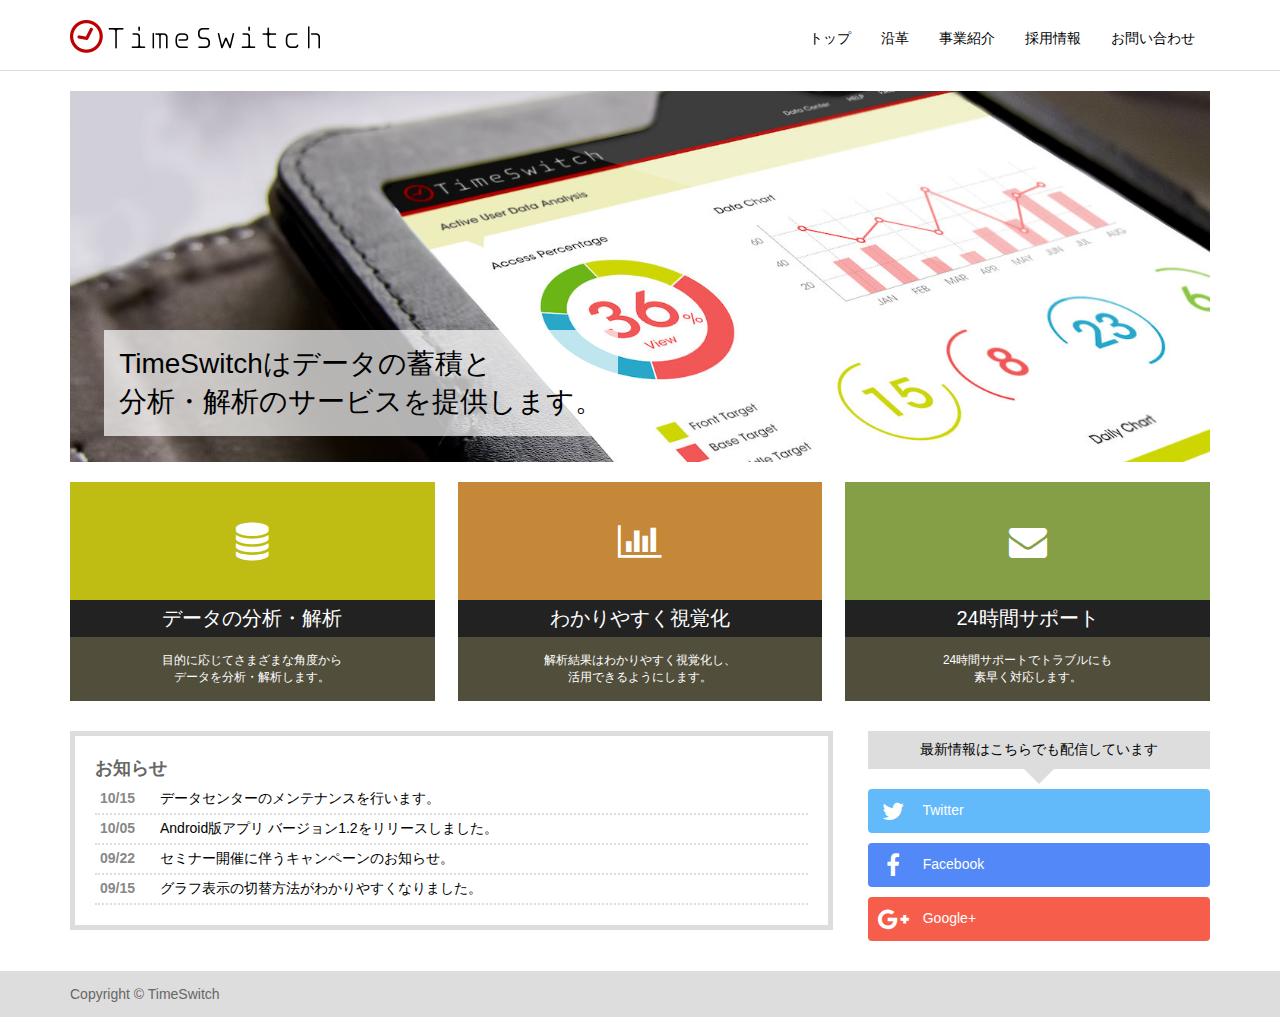
<file: projects/6/sample-ie8.html>
<!DOCTYPE html>
<html lang="ja">
<head>
<meta charset="UTF-8">
<title>サンプル</title>
<meta name="viewport" content="width=device-width">

<link href="http://netdna.bootstrapcdn.com/font-awesome/4.2.0/css/font-awesome.css" rel="stylesheet">

<link rel="stylesheet" href="style.css">

<!--[if lt IE 9]>
<script src="https://oss.maxcdn.com/html5shiv/3.7.2/html5shiv.min.js"></script>
<script src="https://oss.maxcdn.com/respond/1.4.2/respond.min.js"></script>
<![endif]-->

<script src="http://code.jquery.com/jquery-1.11.1.min.js"></script>
<script>
$(function(){

	$("#menubtn").click(function(){
		$("#menu").slideToggle();
	});

});
</script>
</head>
<body>

<div class="boxA">
<div class="boxA-inner">
<div class="box1">
	<div class="site">
	<h1><a href="#"><img src="img/logo-large.png" alt="TimeSwitch" width="250" height="33"></a></h1>
	</div>
</div>

<div class="box2">

	<button type="button" id="menubtn">
	<i class="fa fa-bars"></i><span>MENU</span>
	</button>

	<nav class="menu" id="menu">
	<ul>
	<li><a href="#">トップ</a></li>
	<li><a href="#">沿革</a></li>
	<li><a href="#">事業紹介</a></li>
	<li><a href="#">採用情報</a></li>
	<li><a href="#">お問い合わせ</a></li>
	</ul>
	</nav>
</div>
</div>
</div>


<div class="box3">
	<div class="top">
	<img src="img/header.jpg" alt="" class="topimg">
	<p class="catch">TimeSwitchはデータの蓄積と<br>
	分析・解析のサービスを提供します。</p>
	</div>
</div>


<div class="box6">
<div class="box6-1">
	<div class="gaiyou">
	<a href="#">
	<i class="fa fa-database"></i>
	<h1>データの分析・解析</h1>
	<p>目的に応じてさまざまな角度から<br>
	データを分析・解析します。</p>
	</a>
	</div>
</div>

<div class="box6-2">
	<div class="gaiyou">
	<a href="#">
	<i class="fa fa-bar-chart-o"></i>
	<h1>わかりやすく視覚化</h1>
	<p>解析結果はわかりやすく視覚化し、<br>
	活用できるようにします。</p>
	</a>
	</div>
</div>

<div class="box6-3">
	<div class="gaiyou">
	<a href="#">
	<i class="fa fa-envelope"></i>
	<h1>24時間サポート</h1>
	<p>24時間サポートでトラブルにも<br>
	素早く対応します。</p>
	</a>
	</div>
</div>
</div>


<div class="box4">
<div class="box4-1">
	<div class="news">
	<h1>お知らせ</h1>
	<ul>
	<li><a href="#">
		<time datetime="2014-10-15">10/15</time>
		<div class="text">データセンターのメンテナンスを行います。</div>
	</a></li>
	<li><a href="#">
		<time datetime="2014-10-05">10/05</time>
		<div class="text">Android版アプリ バージョン1.2をリリースしました。</div>
	</a></li>
	<li><a href="#">
		<time datetime="2014-09-22">09/22</time>
		<div class="text">セミナー開催に伴うキャンペーンのお知らせ。</div>
	</a></li>
	<li><a href="#">
		<time datetime="2014-09-15">09/15</time>
		<div class="text">グラフ表示の切替方法がわかりやすくなりました。</div>
	</a></li>
	</ul>
	</div>
</div>
<div class="box4-2">
	<div class="follow">

	<p class="follow-info">最新情報はこちらでも配信しています</p>

	<ul>
	<li><a href="#" class="follow-tw">
		<i class="fa fa-fw fa-twitter"></i>
		Twitter
	</a></li>
	<li><a href="#" class="follow-fb">
		<i class="fa fa-fw fa-facebook"></i>
		Facebook
	</a></li>
	<li><a href="#" class="follow-gp">
		<i class="fa fa-fw fa-google-plus"></i>
		Google+
	</a></li>
	</ul>
	</div>
</div>
</div>

<div class="box5">
<div class="box5-inner">
	<div class="copyright">
	<p>Copyright &copy; TimeSwitch</p>
	</div>
</div>
</div>


</body>
</html>
</file>
<file: projects/1/study_1-2.css>
@charset "UTF-8";
/* CSS Document */

.boxA:after {content: "";
	display: block;
	clear:both}

.box2{float:left;
	width:100%;
	margin-right: -300px;
	padding-right: 300px;
	-moz-box-sizing: border-box;
	-webkit-box-sizing: border-box;
	box-sizing: border-box;}

.box3{float:left;
	width:300px}
</file>
<file: projects/1/study_1-4.css>
@charset "UTF-8";
/* CSS Document */

.boxA:after {content:"";
	display: block;
	clear: both}

.box2{float:left;
width:300px}

.box3{float:none;
width:auto}
</file>
<file: projects/1/study_1-6-2.css>
@charset "UTF-8";
/* CSS Document */

/* ボックスの色と高さを指定 */

	.boxA{
		border:solid 8px #00a0e9;
		background-color: #a0e0fe;
		color: #00a0e9;
	}
	
	.boxA .box1{
		border:solid 8px #e0e03d;
		background-color: #ffffee;
		color: #e0e03d;
		line-height: 200px
	}
	
	.boxA .box2{
		border:solid 8px #eb6877;
		background-color: #ffc2c9;
		color: #eb6877;
		line-height: 100px
	}

/* ボックスを重ねる設定 */

.boxA {position:relative;}

.box2{position: absolute;
bottom:30px;
right:60px}
</file>
<file: projects/2/study_2-1.css>
@charset "UTF-8";
/* CSS Document */

.site h1 a {
	color: #000000;
	text-decoration: none
}

.site h1 {margin:0;
	font-size: 30px;}

.site p {margin:0;
	font-size: 12px;}

/*kiji*/

.kiji h1{
	margin-top: 0;
	margin-bottom: 20px;
	font-size: 36px;}

.kiji p{
	margin-top: 0;
	margin-bottom: 20px}

/*menu*/
.menu ul{
	list-style: none;
	margin;0;
	padding:0;
}

.menu li a {
	display:block;
	padding: 5px;
	color: #000000;
	font-size: 14px;
	text-decoration: none}

.menu li a:hover{
	background-color: #EEEEEE
}

.menu ul:after{content: "";
				display:block;
				clear:both;}

.menu li {
	float:left;
	width:auto;
}

/*コピーライト*/
.copyright p{margin: 0;
color:#666666;
font-size: 14px;}
</file>
<file: projects/4/style.css>
@charset "UTF-8";


body	{margin: 0;
	font-family: 'メイリオ', 'Hiragino Kaku Gothic Pro', sans-serif}

/* ボックスの左右に確保する余白 */
.box1, .boxA, .box2-inner, .box5-inner
	{padding-left: 10px;
	padding-right: 10px}


/* サイト名 */
.site h1 a	{color: #83a4a8;
	text-decoration: none}

.site h1	{margin: 0;
	font-size: 30px;
	font-family: 'Paytone One', sans-serif;
	font-weight: normal}


/* ナビゲーション */
.menu ul	{margin: 0;
	padding: 0;
	list-style: none}

.menu li a	{display: block;
	padding: 15px;
	color: #000000;
	font-size: 14px;
	text-decoration: none}

.menu li a:hover	{background-color: #75dbe7}

.menu ul:after	{content: "";
	display: block;
	clear: both}

.menu li	{float: left;
	width: auto}


/* 記事 */
.kiji h1	{margin-top: 0;
	margin-bottom: 20px;
	font-size: 36px}

.kiji p	{margin-top: 0;
	margin-bottom: 20px}

.kiji img	{max-width: 100%;
	height: auto}


/* 記事の小見出し */
.kiji h2	{margin-top: 40px;
	padding-left: 10px;
	border-left: solid 10px #7cbac1;
	font-weight: normal}


/* 記事の投稿日 */
.kijiinfo	{margin-top: -10px;
	margin-bottom: 20px}

.kijiinfo i	{margin-right: 5px;
	color: #aaaaaa;
	font-size: 20px}


/* 記事の分類 */
.kijicat	{margin-bottom: 25px}

.kijicat ul	{margin: 0;
	padding: 0;
	list-style: none}

.kijicat li a	{display: block;
	margin-right: 5px;
	padding: 3px 5px;
	border-radius: 2px;
	background-color: #75dbe7;
	color: #ffffff;
	font-size: 12px;
	text-decoration: none}

.kijicat li a:hover	{background-color: #94ecf6}

.kijicat ul:after	{content: "";
	display: block;
	clear: both}

.kijicat li	{float: left;
	width: auto}



/* SNSのシェアボタン */
.share	{margin-top: 40px}

.share ul	{margin: 0;
	padding: 0;
	list-style: none}

.share li a	{display: block;
	padding: 10px 5px;
	color: #ffffff;
	font-size: 14px;
	text-align: center;
	text-decoration: none}

.share-tw	{background-color: #55acee}
.share-fb	{background-color: #3b5998}
.share-gp	{background-color: #dd4b39}

.share li a:hover	{opacity: 0.8}

.share ul:after	{content: "";
	display: block;
	clear: both}

.share li	{float: left;
	width: 33.3333%}



/* 関連記事メニュー */
.kanren	{margin-top: 40px;
	padding: 20px;
	background-color: #f0f0d4}

.kanren h1	{margin-top: 0;
	margin-bottom: 5px;
	color: #727224;
	font-size: 20px;
	font-weight: normal}

.kanren ul	{margin: 0;
	padding: 0;
	list-style: none}

.kanren li a	{display: block;
	padding: 5px;
	color: #000000;
	font-size: 14px;
	text-decoration: none}

.kanren li a:hover	{text-decoration: underline}

.kanren ul:after	{content: "";
	display: block;
	clear: both}

.kanren li	{float: left;
	width: 25%}

.kanren img	{max-width: 100%;
	height: auto;
	border: none}



/* サイドメニュー */
.sidemenu	{margin-bottom: 30px}

.sidemenu ul	{margin: 0;
	padding: 0;
	list-style: none}

.sidemenu li a	{display: block;
	padding: 5px;
	color: #000000;
	font-size: 14px;
	text-decoration: none}

.sidemenu li a:hover	{background-color: #eeeeee}

.sidemenu h1	{margin-top: 0;
	margin-bottom: 10px;
	border-bottom: dotted 2px #dddddd;
	color: #666666;
	font-size: 18px}

.sidemenu i	{margin-right: 5px;
	color: #888888}


/* おすすめ記事メニュー */
.osusume	{margin-bottom: 30px}

.osusume ul	{margin: 0;
	padding: 0;
	list-style: none}

.osusume li a	{display: block;
	margin-bottom: 10px;
	padding: 0;
	color: #000000;
	font-size: 14px;
	text-decoration: none}

.osusume li a:hover	{background-color: #eeeeee;
	opacity: 0.8}

.osusume h1	{margin-top: 0;
	margin-bottom: 10px;
	border-bottom: dotted 2px #dddddd;
	color: #666666;
	font-size: 18px}

.osusume img	{width: 100%;
	height: auto;
	border: none;
	vertical-align: bottom}

.osusume .text	{padding: 5px 10px;
	background-color: rgba(0,0,0,0.5);
	color: #ffffff}

.osusume a	{position: relative}

.osusume .text	{position: absolute;
	bottom: 0;
	left: 0;
	width: 100%;
	-moz-box-sizing: border-box;
	-webkit-box-sizing: border-box;
	box-sizing: border-box}


/* 人気の記事メニュー */
.ninki ul	{margin: 0;
	padding: 0;
	list-style: none}

.ninki li a	{display: block;
	padding: 5px;
	border-bottom: dotted 1px #dddddd;
	color: #2288bb;
	font-size: 14px;
	text-decoration: none}

.ninki li a:hover	{background-color: #eeeeee}

.ninki li a img	{border: none}

.ninki h1	{margin-top: 0;
	margin-bottom: 10px;
	border-bottom: dotted 2px #dddddd;
	color: #666666;
	font-size: 18px}

.ninki a:after	{content: "";
	display: block;
	clear: both}

.ninki img	{float: left;
	width: 60px}

.ninki .text	{float: none;
	width: auto;
	margin-left: 60px;
	padding-left: 15px}

.ninki span	{display: block;
	color: #666666;
	font-size: 12px}

/* 概要 */
.gaiyou {
	margin-bottom: 20px;
}

.gaiyou a{
	display: block;
	border: solid 1px #dddddd;
	color: #000000;
	text-decoration: none;
}

.gaiyou img{
	max-width: 100%;
	height: auto;
	border: none;
	margin-bottom: 15px;
	vertical-align: bottom;
}

.gaiyou a:hover{
	box-shadow: 0 0 10px #dddddd}

.gaiyou h1{margin-top: 0;
	margin-bottom: 5px;
	margin-left: 15px;
	margin-right: 15px;
	font-size: 22px}

.gaiyou p{margin-top:0;
		margin-bottom:15px;
		margin-left: 15px;
		margin-right: 15px;
		font-size: 14px;
}

/* 続きを読む */
.more {display: inline-block;
padding: 5px 15px;
background-color: #3077be;
color: #ffffff
}

.more i{
	margin-left: 10px;
}

/* バッジ*/
.badge {
	width: 120px;
	height: 120px;
	padding-top: 25px;
	box-sizing: border-box;
	border-radius: 60px;
	text-align: center;
	background-color: #00a0e9;
	color: #ffffff;
	box-shadow: 0 0 4px #aaaaaa;
}

.badge i{
	display: block;
	font-size: 40px;
}

/* バッジの表示位置*/
.pickup {
	position: relative;
}

.badge {
	position: absolute;
	top: 44%;
	right: -15px;
}

/* ページネーション*/
.pagenation {
	text-align: center;
}

.pagenation ul{
	display: inline-block;
	margin: 0;
	padding: 0;
	list-style: none;
}

.pagenation li a{
	margin-left: 5px;
	margin-ringht: 5px;
	display: block;
	padding: 5px 10px;
	text-decoration: none;
	font-size: 14px;
	color: #000000;
	border: solid 1px #aaaaaa
}

.pagenation li a:hover{
	color: #eeeeee;
}

.pagenation li{
	float:left;
	width: auto;
}

.pagenation li a.active{
	background-color: #cccccc
}
/* コピーライト */
.copyright p	{margin: 0;
	color: #666666;
	font-size: 14px}


/* BOX2をバーの形にする */
.box2	{background-color: #7cbac1}


/* BOX5の上に区切り線を入れる */
.box5	{border-top: solid 1px #dddddd}


/* ボックスの上下の間隔 */
.box1	{padding-top: 8px;
	padding-bottom: 8px}

.box3	{padding-top: 40px;
	padding-bottom: 30px}

.box4	{padding-top: 40px;
	padding-bottom: 30px}

.box5	{padding-top: 15px;
	padding-bottom: 15px}

.top .boxA{padding-top: 20px;
padding-bottom:20px}


/* ########### 599px以下 ########### */
@media (max-width: 599px) {

/* バッジ*/
	.badge{
		transform: scale(0.5);
		transform-origin: right top;
		top: -8px;
		right:10px;
		
	}
	
/* ナビゲーション */
.menu li a	{padding: 10px 3px;
	font-size: 11px}

/* サイト名と記事のタイトル */
.site h1	{font-size: 20px}

.kiji h1	{font-size: 26px}

/* ボックスの上下の間隔 */
.box1	{padding-top: 4px;
	padding-bottom: 4px}

.box3	{padding-top: 25px}

/* SNSのシェアボタン */
.share span	{display: inline-block;
	text-indent: -9999px}

/* 関連記事メニュー */
.kanren	{padding: 10px}

.kanren li	{width: 50%}

.kanren li:nth-child(3)	{clear:both}

}

/* ########### 600px以上～767px以下 ########### */
@media (min-width: 600px) {
	.boxA-1 {
		content: "";
		display: block;
		clear: both;
	}
	
	.boxA-1 .gaiyou{
		width: 50%;
		float: left;
	}
	
	.boxA-1 .gaiyou:nth-child(odd){
		padding-right: 15px;
		box-sizing: border-box;
		clear: both;
	}
	
	.boxA-1 .gaiyou:nth-child(even){
		padding-left: 15px;
		box-sizing: border-box;
	}
	
}


/* ########### 600px以上～767px以下 ########### */
@media (min-width: 600px) and (max-width: 767px) {

/* BOX4-1とBOX4-2を横に並べる設定 */
.box4:after	{content: "";
	display: block;
	clear: both}

.box4-1	{float: left;
	width: 50%}

.box4-2	{float: left;
	width: 50%}

/* BOX4-1とBOX4-2の左右の間隔 */
.box4-1	{padding-right: 20px;
	-moz-box-sizing: border-box;
	-webkit-box-sizing: border-box;
	box-sizing: border-box}

.box4-2	{padding-left: 20px;
	-moz-box-sizing: border-box;
	-webkit-box-sizing: border-box;
	box-sizing: border-box}

}

.badge{
	top:30%;
	right: 15px;
}


/* ########### 768px以上 ########### */
@media (min-width: 768px) {

/* ピックアップ */
.pickup h1{
	font-size: 30px;
	}

/* BOX3とBOX4を横に並べる設定 */
.boxA:after	{content: "";
	display: block;
	clear: both}

.box3	{float: left;
	width: 70%}

.box4	{float: left;
	width: 30%}

/* BOX3とBOX4の左右の間隔 */
.box3	{padding-right: 50px;
	-moz-box-sizing: border-box;
	-webkit-box-sizing: border-box;
	box-sizing: border-box}

}



/* ########### 1040px以上 ########### */
@media (min-width: 1040px) {

/* 全体の横幅を固定 */
.box1, .boxA, .box2-inner, .box5-inner
	{width: 1000px;
	margin-left: auto;
	margin-right: auto}

}
</file>
<file: projects/5/style.css>
@charset "UTF-8";


body	{margin: 0;
	font-family: 'メイリオ', 'Hiragino Kaku Gothic Pro', sans-serif}


/* サイト名 */
.site h1 a	{color: #000000;
	text-decoration: none}

.site h1	{margin: 0;
	font-size: 30px}

.site img	{border: none}


/* ヘッダー画像 */
.topimg	{max-width: 100%;
	height: auto;
	vertical-align: bottom}

/* ヘッダー画像にキャッチコピーを重ねる */
.top	{position: relative;
}

.catch	{
	position: absolute;
	margin:0;
font-size: 28px;
bottom: 7%;
left: 3%;
padding: 15px;
background-color: rgba(255,255,255,0.7);}
	
/* 概要 */
.gaiyou a {
	display: block;
	background-color: #222222;
	color: #ffffff;
	text-align: center;
	text-decoration: none
}

.gaiyou a:hover{
	opacity: 0.8;
}

.gaiyou .fa-database{
	background-color: #bfbd13;
}

.gaiyou .fa-bar-chart-o{
	background-color: #c58839;
}

.gaiyou .fa-envelope{
	background-color: #859f46;
}

.gaiyou i {
	display: block;
	padding-top: 40px;
	padding-bottom: 40px;
	font-size:38px;
}
.gaiyou h1	{margin-top: 0;
	margin-bottom: 0;
	padding-top: 5px;
	padding-bottom: 5px;
	font-size: 20px;
	font-weight: normal}

.gaiyou p {
	margin-top: 0px;
	margin-bottom: 0px;
	padding-top: 15px;
	padding-bottom: 15px;
	background-color: #524e3c;
	font-size: 12px;
}

/* お知らせ */
.news	{padding: 20px;
	border: solid 5px #dddddd}

.news h1	{margin-top: 0;
	margin-bottom: 5px;
	font-size: 18px;
	color: #666666}

.news ul	{margin: 0;
	padding: 0;
	list-style: none}

.news li a	{display: block;
	padding: 5px;
	border-bottom: dotted 2px #dddddd;
	color: #000000;
	font-size: 14px;
	text-decoration: none}

.news li a:hover	{background-color: #eeeeee}

.news time	{color: #888888;
	font-weight: bold}

.news a:after	{content: "";
	display: block;
	clear: both}

.news time	{float: left;
	width: 60px}

.news .text	{float: none;
	width: auto;
	margin-left: 60px}


/* SNSメニュー */
.follow ul	{margin: 0;
	padding: 0;
	list-style: none}

.follow li a	{display: block;
	margin-bottom: 10px;
	padding: 10px;
	border-radius: 4px;
	color: #ffffff;
	font-size: 14px;
	text-decoration: none}

.follow li a:hover	{opacity: 0.8}

.follow-tw	{background-color: #63bafb}
.follow-fb	{background-color: #5288f7}
.follow-gp	{background-color: #f65d4a}

.follow i	{margin-right: 10px;
	font-size: 24px;
	vertical-align: middle}

/* 補足説明 */
.follow-info{
	margin-top: 0;
	margin-bottom: 20px;
	padding: 10px;
	background-color: #dddddd;
	font-size: 14px;
	text-align: center
}

.follow-info {
	position: relative;
	background: #dddddd;
}
.follow-info:after {
	top: 100%;
	left: 50%;
	border: solid transparent;
	content: " ";
	height: 0;
	width: 0;
	position: absolute;
	pointer-events: none;
	border-color: rgba(221, 221, 221, 0);
	border-top-color: #dddddd;
	border-width: 15px;
	margin-left: -15px;
}


/* コピーライト */
.copyright p	{margin: 0;
	color: #666666;
	font-size: 14px}


/* BOX5をバーの形にする */
.box5	{padding-top: 15px;
	padding-bottom: 15px;
	background-color: #dddddd}


/* ボックスの左右 */
.boxA, .box4, .box5, .box6
	{padding-left: 15px;
	padding-right: 15px}


/* ボックスの上下 */
.boxA	{padding-top: 20px;
	padding-bottom: 10px}

.box4	{padding-top: 20px;
	padding-bottom: 20px}

.box4-1	{padding-bottom: 20px}

.box6 {padding-top: 20px;}

.box6-1, .box6-2, .box6-3{
	padding-bottom: 10px}

/* ########### 359px以下 ########### */
@media (max-width: 359px) {
	/* サイト名 */
	.site img{
		width: 225px;
		height: auto;
	}
}

/* ########### 599px以下 ########### */
@media (max-width: 599px) {

	/* ナビゲーション */
	.menu li a	{padding: 10px 7px;
	font-size: 11px}

	.catch{
	padding: 5px 10px;
	font-size: 12px;
	}
}

/* ########### 767px以下 ########### */
@media (max-width: 767px) {
#menubtn {
	padding:6px 12px;
	border: solod 1px #aaaaaa;
	border-radius: 5px;
	background-color: #fff;
	position: absolute;
	top: 20px;
	right: 15px;
	cursor: pointer;
}

#menubtn:hover{
	background-color: #dddddd;
}

#menubtn:focus{
	outline:  none;
}

/* トグルボタン */
#menubtn i {
	color: #888888;
	font-size: 18px;
}

#menubtn span {display: inline-block;
text-indent: -9999px;}

/* ナビゲーション（縦並び） */
.menu {display: none}

.menu ul	{margin: 0;
	padding: 0;
	list-style: none}

.menu li a	{display: block;
	padding: 5px;
	color: #000000;
	font-size: 14px;
	text-decoration: none}

.menu li a:hover	{background-color: #eeeeee}
}

/* ########### 768px以上 ########### */
@media (min-width: 768px) {

/* トグルボタン */
#menubtn {display: none}

/* ナビゲーション */
#menu {display: block !important}
.menu ul	{margin: 0;
	padding: 0;
	list-style: none}

.menu li a	{display: block;
	padding: 10px 15px;
	color: #000000;
	font-size: 14px;
	text-decoration: none}

.menu li a:hover	{background-color: #eeeeee}

.menu ul:after	{content: "";
	display: block;
	clear: both}

.menu li	{float: left;
	width: auto}

/* BOX1とBOX2を横に並べる設定 */
.boxA:after	{content: "";
	display: block;
	clear: both}

.box1	{float: left;
	width: auto}

.box2	{float: right;
	width: auto}

/* BOX4-1とBOX4-2を横に並べる設定 */
.box4:after	{content: "";
	display: block;
	clear: both}

.box4-1	{float: left;
	width: 70%;
	padding-right: 35px;
	-moz-box-sizing: border-box;
	-webkit-box-sizing: border-box;
	box-sizing: border-box}

.box4-2	{float: left;
	width: 30%}

/* BOX6-1、BOX6-2、BOX6-3を横に並べる設定 */
.box6:after	{content: "";
	display: block;
	clear: both}

.box6-1	{float: left;
		width: 33.33333%;
		 padding-right: 10px;}

.box6-2	{float: left;
		width: 33.33333%;
		padding-left: 5px;
		padding-right: 5px;}
		
.box6-3	{float: left;
		width: 33.33333%;
		padding-left: 10px;}

.box6-1, .box6-2, .box6-3{
	-moz-box-sizing: border-box;
	-webkit-box-sizing: border-box;
	box-sizing: border-box; 
}

}
/* ########### 1190px以上 ########### */
@media (min-width: 1190px) {

/* 全体の横幅を固定 */
.box3, .box4, .boxA-inner, .box5-inner , .box6
	{width: 1140px;
	margin-left: auto;
	margin-right: auto}

/* BOX Aの下に罫線を挿入 */
.boxA	{margin-bottom: 20px;
	border-bottom: solid 1px #dddddd}

}
</file>
<file: projects/6/style.css>
@charset "UTF-8";


body	{margin: 0;
	font-family: 'メイリオ', 'Hiragino Kaku Gothic Pro', sans-serif}


/* サイト名 */
.site h1 a	{color: #000000;
	text-decoration: none}

.site h1	{margin: 0;
	font-size: 30px}

.site img	{border: none}


/* ヘッダー画像 */
.topimg	{max-width: 100%;
	height: auto;
	vertical-align: bottom}

/* キャッチコピー */
.catch	{margin: 0;
	padding: 15px;
	background-color: rgba(255,255,255,0.7);
	font-size: 28px}

/* ヘッダー画像にキャッチコピーを重ねる */
.top	{position: relative}

.catch	{position: absolute;
	bottom: 7%;
	left: 3%}



/* 概要 */
.gaiyou a	{display: block;
	background-color: #222222;
	color: #ffffff;
	text-align: center;
	text-decoration: none}

.gaiyou a:hover	{opacity: 0.8}

.gaiyou i	{display: block;
	padding-top: 40px;
	padding-bottom: 40px;
	font-size: 38px}

.gaiyou .fa-database	{background-color: #bfbd13}

.gaiyou .fa-bar-chart-o	{background-color: #c58839}

.gaiyou .fa-envelope	{background-color: #859f46}

.gaiyou h1	{margin-top: 0;
	margin-bottom: 0;
	padding-top: 5px;
	padding-bottom: 5px;
	font-size: 20px;
	font-weight: normal}

.gaiyou p	{margin-top: 0;
	margin-bottom: 0;
	padding-top: 15px;
	padding-bottom: 15px;
	background-color: #524e3c;
	font-size: 12px}


/* お知らせ */
.news	{padding: 20px;
	border: solid 5px #dddddd}

.news h1	{margin-top: 0;
	margin-bottom: 5px;
	font-size: 18px;
	color: #666666}

.news ul	{margin: 0;
	padding: 0;
	list-style: none}

.news li a	{display: block;
	padding: 5px;
	border-bottom: dotted 2px #dddddd;
	color: #000000;
	font-size: 14px;
	text-decoration: none}

.news li a:hover	{background-color: #eeeeee}

.news time	{color: #888888;
	font-weight: bold}

.news a:after	{content: "";
	display: block;
	clear: both}

.news time	{float: left;
	width: 60px}

.news .text	{float: none;
	width: auto;
	margin-left: 60px}


/* SNSメニュー */
.follow ul	{margin: 0;
	padding: 0;
	list-style: none}

.follow li a	{display: block;
	margin-bottom: 10px;
	padding: 10px;
	border-radius: 4px;
	color: #ffffff;
	font-size: 14px;
	text-decoration: none}

.follow li a:hover	{opacity: 0.8}

.follow-tw	{background-color: #63bafb}
.follow-fb	{background-color: #5288f7}
.follow-gp	{background-color: #f65d4a}

.follow i	{margin-right: 10px;
	font-size: 24px;
	vertical-align: middle}


/* 補足説明 */
.follow-info	{margin-top: 0;
	margin-bottom: 20px;
	padding: 10px;
	background-color: #dddddd;
	font-size: 14px;
	text-align: center}

.follow-info {
	position: relative;
	background: #dddddd;
}
.follow-info:after {
	top: 100%;
	left: 50%;
	border: solid transparent;
	content: " ";
	height: 0;
	width: 0;
	position: absolute;
	pointer-events: none;
	border-color: rgba(221, 221, 221, 0);
	border-top-color: #dddddd;
	border-width: 15px;
	margin-left: -15px;
}

/* 記事 */

.kiji h1{
	margin-top: 0;
	margin-bottom: 20px;
	padding-left:20px;
	border-left:solid 20px #c50018;
	font-size: 36px;
	font-weight: normal;
}

.kiji h2{
	margin-top: 50px;
	margin-bottom: 20px;
	border-bottom:solid 1px #ddd;
	font-size: 28px;
	font-weight: normal;
}

.kiji h2 i{
	margin-right: 7px;
	color: #888}

.kiji p{
	max-width: 640px;
	margin-top: 0;
	margin-bottom: 20px;
}

.kiji .lead{
	max-width: 100%;
	font-size: 20px;
	color: #666;
}

.kijiimg{
	max-width:100%;
	height:auto;
	margin-bottom: 20px
}

/* パンくずリスト */
.bread{
	margin-bottom: 20px;
}
.bread ol{
	margin: 0;
	padding: 0;
	list-style: none;
}

.bread li a{
	display: inline-block;
	padding: 5px;
	color: #000;
	font-size: 14px;
	text-decoration: none;
}

.bread li a:hover{
	background-color: #eee;
}

.bread ol:after {
	content:"";
	display: block;
	clear:both
}

.bread li{
	float: left;
	width: auto;
}

.bread li:after {
	content: '\003e';
	margin-left: 10px;
	margin-right: 10px;
	color: #888;
}

/* サイドメニュー */
.sidemenu{
	border: solid 6px #ddd;
}

.sidemenu h1 {margin: 0;
	padding: 10px;
font-size: 16px;
font-weight: normal}

.sidemenu h1 i{margin-right: 5px;
color: #8abc60;
font-size: larger}

.sidemenu ul{
	margin:0;
	padding:0;
	list-style: none;
}

.sidemenu li a{
	display: block;
	color: #000;
	text-decoration: none;
	font-size: 14px;
	padding: 10px;
	border-top: solid 1px #ddd;
}

.sidemenu li a:hover{
	background-color: #eee;
}

/* コピーライト */
.copyright p	{margin: 0;
	color: #666666;
	font-size: 14px}

/* BOXAの下に罫線を挿入（コンテンツページのみ） */
.contents .boxA{border-bottom: solid 1px #ddd}


/* BOX5をバーの形にする */
.box5	{padding-top: 15px;
	padding-bottom: 15px;
	background-color: #dddddd}


/* ボックスの左右 */
.boxA, .box4, .box5, .box6, .box7
	{padding-left: 15px;
	padding-right: 15px}


/* ボックスの上下 */
.boxA	{padding-top: 20px;
	padding-bottom: 10px}

.box4	{padding-top: 20px;
	padding-bottom: 20px}

.box4-1	{padding-bottom: 20px}

.box6	{padding-top: 20px}

.box6-1, .box6-2, .box6-3
	{padding-bottom: 10px}

.box7 {
	padding-top: 25px;
	padding-bottom: 25px;
}


/* ########### 359px以下 ########### */
@media (max-width: 359px) {

/* サイト名 */
.site img	{width: 225px;
	height: auto}

}


/* ########### 599px以下 ########### */
@media (max-width: 599px) {

/* ナビゲーション */
.menu li a	{padding: 10px 7px;
	font-size: 11px}

/* キャッチコピー */
.catch	{padding: 5px 10px;
	font-size: 12px}

/* 記事 */
.kiji h1{font-size: 26px;}
.kiji h2{font-size: 20px;}
.kiji .lead{font-size: 16px;}
}


/* ########### 767px以下 ########### */
@media (max-width: 767px) {

/* トグルボタン */
#menubtn	{padding: 6px 12px;
	border: solid 1px #aaaaaa;
	border-radius: 5px;
	background-color: #ffffff;
	position: absolute;
	top: 20px;
	right: 15px;
	cursor: pointer}

#menubtn:hover	{background-color: #dddddd}

#menubtn:focus	{outline: none}

#menubtn i	{color: #888888;
	font-size: 18px}

#menubtn span	{display: inline-block;
	text-indent: -9999px}

/* ナビゲーションメニュー（縦並び） */
.menu	{display: none}

.menu ul	{margin: 0;
	padding: 0;
	list-style: none}

.menu li a	{display: block;
	padding: 5px;
	color: #000000;
	font-size: 14px;
	text-decoration: none}

.menu li a:hover	{background-color: #eeeeee}

}


/* ########### 768px以上 ########### */
@media (min-width: 768px) {

/* トグルボタン */
#menubtn	{display: none}

/* ナビゲーション */
#menu	{display: block !important}

.menu ul	{margin: 0;
	padding: 0;
	list-style: none}

.menu li a	{display: block;
	padding: 10px 15px;
	color: #000000;
	font-size: 14px;
	text-decoration: none}

.menu li a:hover	{background-color: #eeeeee}

.menu ul:after	{content: "";
	display: block;
	clear: both}

.menu li	{float: left;
	width: auto}

/* BOX1とBOX2を横に並べる設定 */
.boxA:after	{content: "";
	display: block;
	clear: both}

.box1	{float: left;
	width: auto}

.box2	{float: right;
	width: auto}

/* BOX4-1とBOX4-2を横に並べる設定 */
.box4:after	{content: "";
	display: block;
	clear: both}

.box4-1	{float: left;
	width: 70%;
	padding-right: 35px;
	-moz-box-sizing: border-box;
	-webkit-box-sizing: border-box;
	box-sizing: border-box}

.box4-2	{float: left;
	width: 30%}


/* BOX6-1、BOX6-2、BOX6-3を横に並べる設定 */
.box6:after	{content: "";
	display: block;
	clear: both}

.box6-1	{float: left;
	width: 32%;
	margin-right: 2%}

.box6-2	{float: left;
	width: 32%;
	margin-right: 2%}

.box6-3	{float: left;
	width: 32%}

/* BOX7-1、BOX7-2を横に並べる設定 */
.box7:after	{content: "";
	display: block;
	clear: both}

.box7-1{float:right;
width:80%;
padding-left: 50px;
box-sizing: border-box;}

.box7-2{float:left;
	width:20%}
}

	
/* ########### 1190px以上 ########### */
@media (min-width: 1190px) {

/* 全体の横幅を固定 */
.box3, .box4, .boxA-inner, .box5-inner, .box6, .box7
	{width: 1140px;
	margin-left: auto;
	margin-right: auto}

/* BOX Aの下に罫線を挿入 */
.boxA	{margin-bottom: 20px;
	border-bottom: solid 1px #dddddd}

}
</file>
